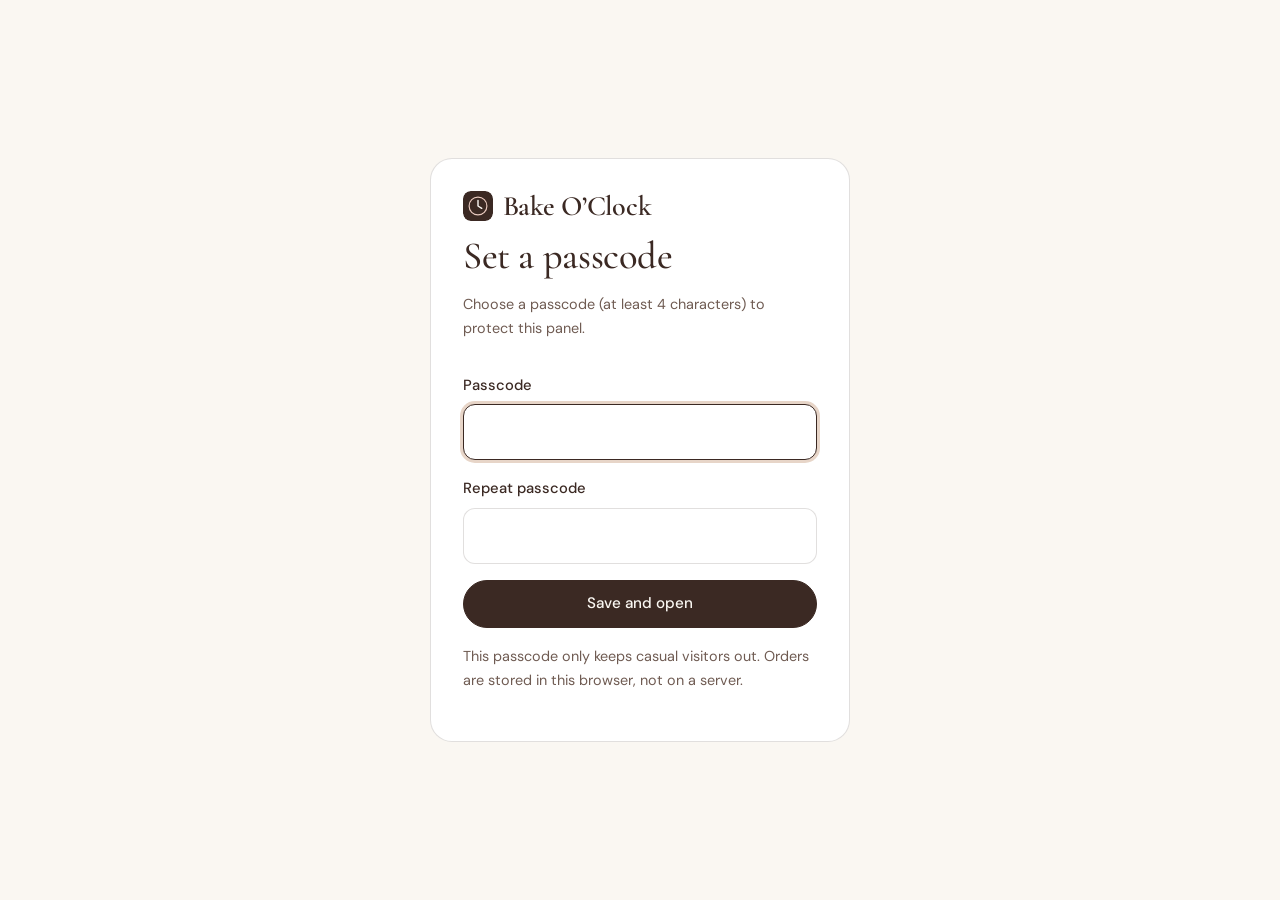
<file: admin.html>
<!doctype html>
<html lang="en">
  <head>
    <meta charset="utf-8" />
    <meta name="viewport" content="width=device-width,initial-scale=1" />
    <meta name="robots" content="noindex,nofollow" />
    <title>Orders | Bake O’Clock Admin</title>
    <link rel="icon" href="assets/icons/favicon.svg" type="image/svg+xml" />
    <link rel="preconnect" href="https://fonts.googleapis.com" />
    <link rel="preconnect" href="https://fonts.gstatic.com" crossorigin />
    <link href="https://fonts.googleapis.com/css2?family=Cormorant+Garamond:wght@500;600&family=DM+Sans:wght@400;500;600&display=swap" rel="stylesheet" />
    <link rel="stylesheet" href="css/style.css" />
    <link rel="stylesheet" href="css/admin.css" />
  </head>
  <body class="adm">
    <section id="login" class="login" hidden>
      <form id="login-form" class="card" novalidate>
        <p class="logo"><img src="assets/icons/favicon.svg" width="30" height="30" alt="" />Bake O’Clock</p>
        <h1 id="login-title">Owner login</h1>
        <p class="fine" id="login-hint"></p>
        <div class="field"><label for="pw">Passcode</label><input id="pw" type="password" autocomplete="current-password" /></div>
        <div class="field" id="pw2-wrap" hidden><label for="pw2">Repeat passcode</label><input id="pw2" type="password" autocomplete="new-password" /></div>
        <span class="err" id="login-err" role="alert"></span>
        <button class="btn btn-primary" type="submit" id="login-btn">Open admin</button>
        <p class="fine">This passcode only keeps casual visitors out. Orders are stored in this browser, not on a server.</p>
        <button class="linkbtn" type="button" id="forgot">Forgot passcode?</button>
      </form>
    </section>

    <div id="app" hidden>
      <header class="a-head">
        <div class="wrap a-bar">
          <p class="logo"><img src="assets/icons/favicon.svg" width="28" height="28" alt="" />Orders</p>
          <div class="a-tools">
            <button class="btn btn-primary btn-sm" id="b-import" type="button">Import order</button>
            <button class="btn btn-ghost btn-sm" id="b-export" type="button">Backup</button>
            <button class="btn btn-ghost btn-sm" id="b-restore" type="button">Restore</button>
            <a class="btn btn-ghost btn-sm" href="index.html">View site</a>
            <button class="btn btn-ghost btn-sm" id="b-lock" type="button">Lock</button>
            <input type="file" id="restore-file" accept="application/json" hidden />
          </div>
        </div>
      </header>
      <main class="wrap a-main">
        <div id="stats" class="stats"></div>
        <p class="notice">Orders placed in <strong>this browser</strong> appear here instantly. Orders from customers’ phones arrive on WhatsApp: copy the whole message and use <strong>Import order</strong>.</p>
        <div class="a-filter">
          <input id="q" type="search" placeholder="Search name, number, order ID…" aria-label="Search orders" />
          <div id="chips" class="filters" role="group" aria-label="Filter by status"></div>
        </div>
        <div id="list" class="o-list"></div>
      </main>
    </div>

    <dialog id="dlg" class="sheet wide" aria-labelledby="dlg-t"><div id="dlg-body"></div></dialog>
    <dialog id="imp" class="sheet" aria-labelledby="imp-t">
      <div class="sheet-head"><h2 id="imp-t">Import order</h2><button class="icon-btn" type="button" data-close aria-label="Close">×</button></div>
      <p class="fine">Paste the full WhatsApp order message (or just the line starting <code>BOC1.</code>). You can paste several at once.</p>
      <textarea id="imp-text" rows="6" aria-label="Order message"></textarea>
      <span class="err" id="imp-err" role="alert"></span>
      <div class="actions"><button class="btn btn-primary" id="imp-go" type="button">Add to orders</button></div>
    </dialog>
    <div id="toast" class="toast" role="status" aria-live="polite" hidden></div>
    <script src="js/orders.js"></script>
    <script src="js/admin.js"></script>
  </body>
</html>
</file>
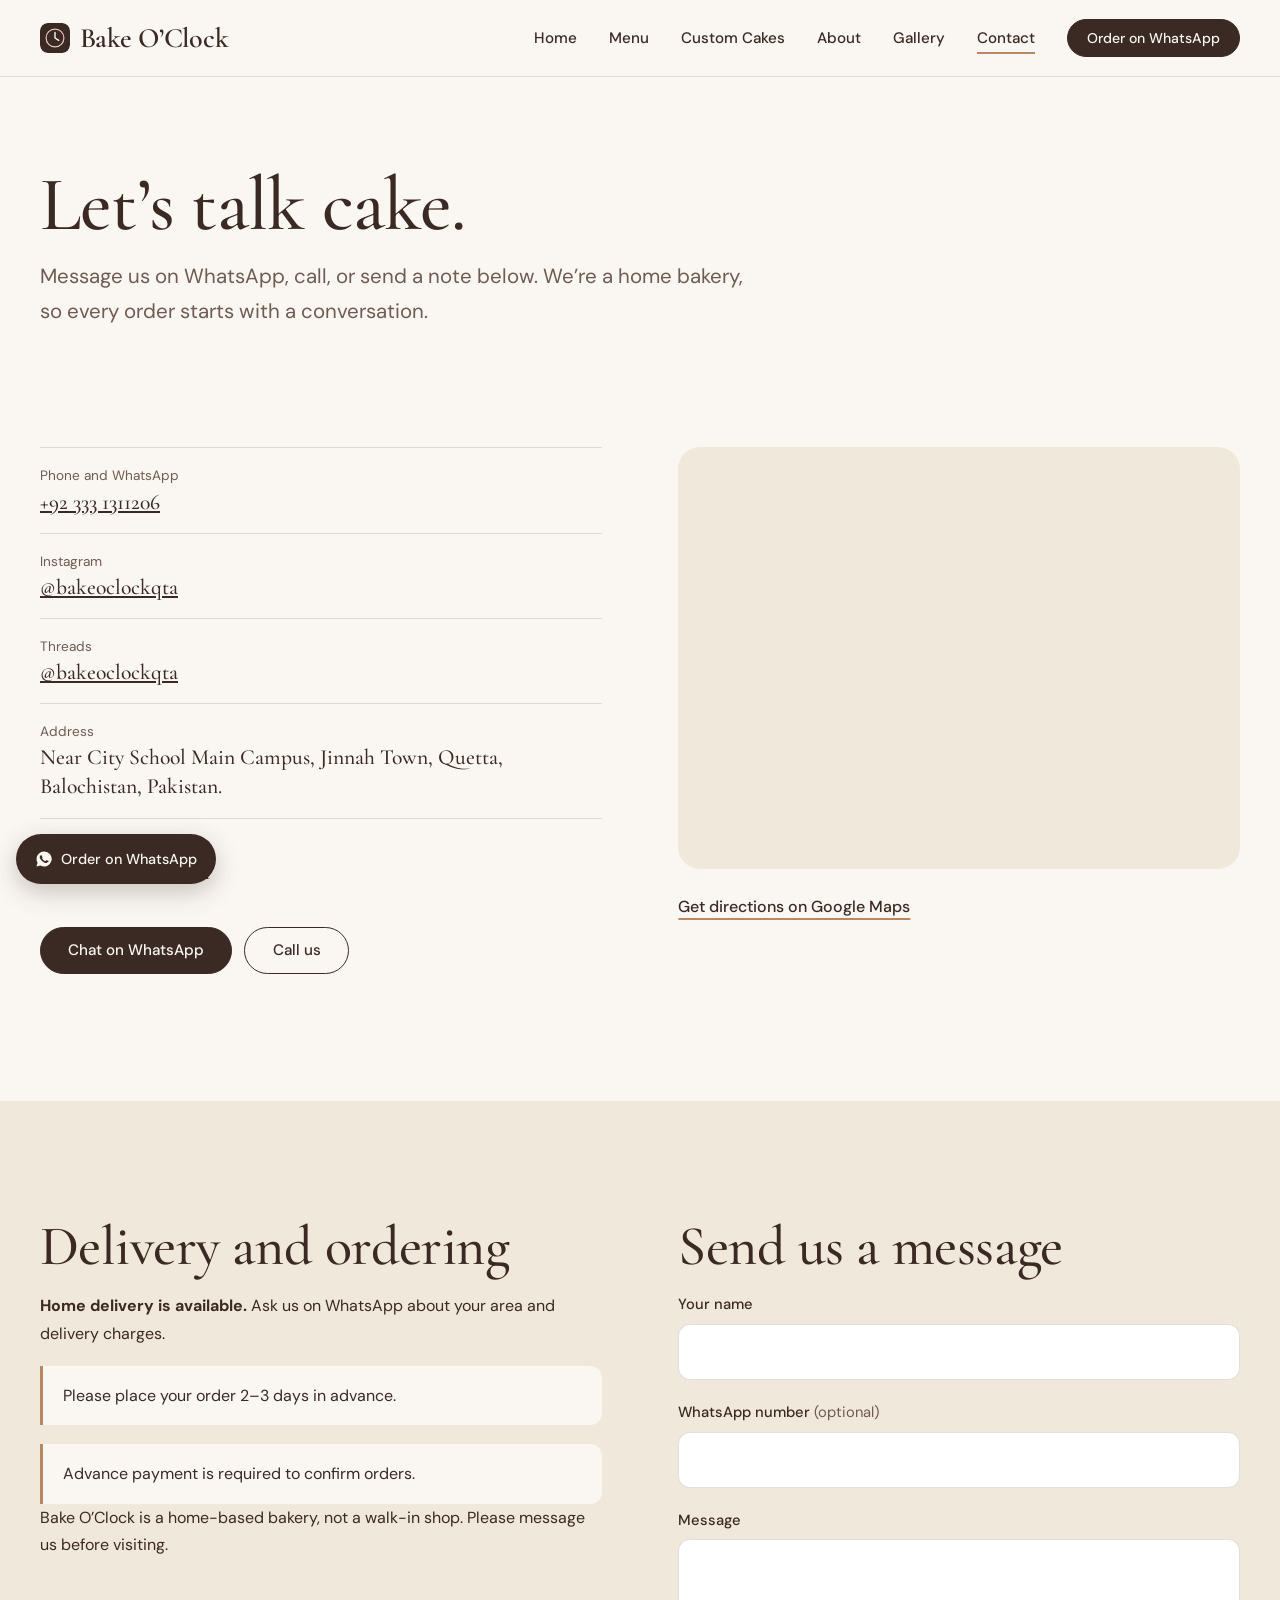
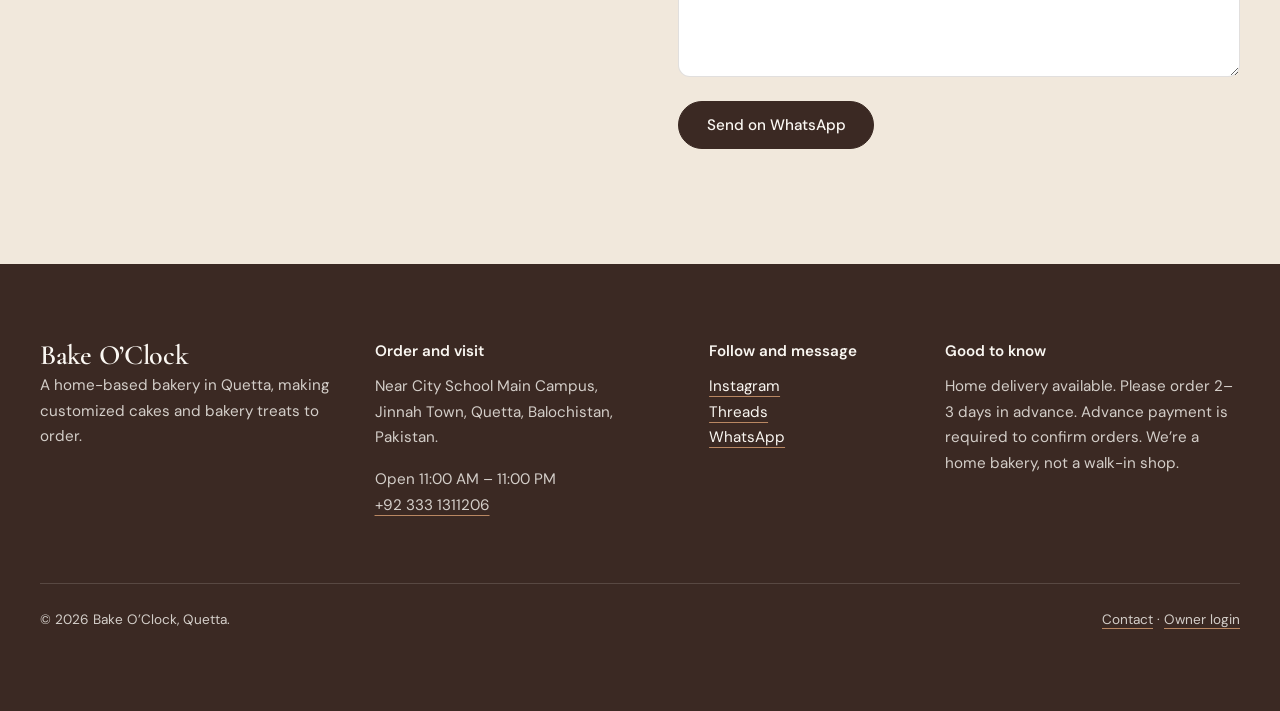
<file: contact.html>
<!doctype html>
<html lang="en">
<head>
<meta charset="utf-8">
<meta name="viewport" content="width=device-width,initial-scale=1">
<title>Contact | Bake O’Clock Quetta</title>
<meta name="description" content="Contact Bake O’Clock, a home bakery near City School Main Campus, Jinnah Town, Quetta. WhatsApp +92 333 1311206. Open 11 AM – 11 PM.">
<meta property="og:site_name" content="Bake O’Clock">
<meta property="og:type" content="website">
<meta property="og:title" content="Contact | Bake O’Clock Quetta">
<meta property="og:description" content="Contact Bake O’Clock, a home bakery near City School Main Campus, Jinnah Town, Quetta. WhatsApp +92 333 1311206. Open 11 AM – 11 PM.">
<meta name="theme-color" content="#FAF7F2">
<link rel="icon" href="assets/icons/favicon.svg" type="image/svg+xml">
<link rel="preconnect" href="https://fonts.googleapis.com">
<link rel="preconnect" href="https://fonts.gstatic.com" crossorigin>
<link href="https://fonts.googleapis.com/css2?family=Cormorant+Garamond:ital,wght@0,400;0,500;0,600;1,400;1,500&family=DM+Sans:wght@400;500;600&display=swap" rel="stylesheet">
<link rel="stylesheet" href="css/style.css">
<link rel="stylesheet" href="css/responsive.css">
<script>document.documentElement.classList.add('js')</script>
</head>
<body data-page="contact">
<a class="skip" href="#main">Skip to content</a>
<header class="site-header"><div class="wrap bar">
<a class="logo" href="index.html" aria-label="Bake O’Clock, home"><img src="assets/icons/favicon.svg" width="30" height="30" alt="">Bake O’Clock</a>
<nav id="nav" class="nav" aria-label="Main"><ul><li><a href="index.html">Home</a></li><li><a href="menu.html">Menu</a></li><li><a href="custom-cake.html">Custom Cakes</a></li><li><a href="about.html">About</a></li><li><a href="gallery.html">Gallery</a></li><li><a href="contact.html" aria-current="page">Contact</a></li><li class="only-m"><a href="https://wa.me/923331311206" data-wa="Hello Bake O’Clock! I’d like to place an order.">Order on WhatsApp</a></li></ul></nav>
<a class="btn btn-primary btn-sm nav-cta" href="https://wa.me/923331311206" data-wa="Hello Bake O’Clock! I’d like to place an order.">Order on WhatsApp</a>
<button class="burger" type="button" aria-expanded="false" aria-controls="nav" aria-label="Open menu"><span></span><span></span></button>
</div></header>
<main id="main">
<section class="page-hero"><div class="wrap">
<h1>Let’s talk cake.</h1>
<p class="lead">Message us on WhatsApp, call, or send a note below. We’re a home bakery, so every order starts with a conversation.</p>
</div></section>
<section class="section tight"><div class="wrap contact-grid">
<div>
<dl class="details">
<div><dt>Phone and WhatsApp</dt><dd><a href="tel:+923331311206">+92 333 1311206</a></dd></div>
<div><dt>Instagram</dt><dd><a href="https://instagram.com/bakeoclockqta" target="_blank" rel="noopener">@bakeoclockqta</a></dd></div>
<div><dt>Threads</dt><dd><a href="https://www.threads.com/@bakeoclockqta" target="_blank" rel="noopener">@bakeoclockqta</a></dd></div>
<div><dt>Address</dt><dd>Near City School Main Campus, Jinnah Town, Quetta, Balochistan, Pakistan.</dd></div>
<div><dt>Opening hours</dt><dd>11:00 AM – 11:00 PM</dd></div>
</dl>
<div class="actions"><a class="btn btn-primary" href="https://wa.me/923331311206" data-wa="Hello Bake O’Clock!" target="_blank" rel="noopener">Chat on WhatsApp</a><a class="btn btn-ghost" href="tel:+923331311206">Call us</a></div>
</div>
<div class="map"><iframe title="Map of the area near City School Main Campus, Jinnah Town, Quetta" src="https://www.google.com/maps?q=City+School+Main+Campus+Jinnah+Town+Quetta&output=embed" loading="lazy" referrerpolicy="no-referrer-when-downgrade"></iframe>
<a class="link" href="https://www.google.com/maps/search/?api=1&query=City+School+Main+Campus+Jinnah+Town+Quetta" target="_blank" rel="noopener">Get directions on Google Maps</a></div>
</div></section>

<section class="section cream"><div class="wrap contact-grid">
<div>
<h2>Delivery and ordering</h2>
<p><strong>Home delivery is available.</strong> Ask us on WhatsApp about your area and delivery charges.</p>
<p class="notice">Please place your order 2–3 days in advance.</p>
<p class="notice">Advance payment is required to confirm orders.</p>
<p>Bake O’Clock is a home-based bakery, not a walk-in shop. Please message us before visiting.</p>
</div>
<div>
<h2>Send us a message</h2>
<form id="contact-form" data-contact novalidate><div class="fgrid">
<div class="field full"><label for="c-name">Your name</label><input id="c-name" name="c-name" type="text" required autocomplete="name" aria-describedby="c-name-err"><span class="err" id="c-name-err"></span></div><div class="field full"><label for="c-whatsapp">WhatsApp number <span class="opt">(optional)</span></label><input id="c-whatsapp" name="c-whatsapp" type="tel" data-v="phone" autocomplete="tel" inputmode="tel" aria-describedby="c-whatsapp-err"><span class="err" id="c-whatsapp-err"></span></div><div class="field full"><label for="c-message">Message</label><textarea id="c-message" name="c-message" rows="4" required  aria-describedby="c-message-err"></textarea><span class="err" id="c-message-err"></span></div>
</div>
<button class="btn btn-primary" type="submit">Send on WhatsApp</button>
</form>
<div id="contact-status" class="status" role="status" tabindex="-1" hidden></div>
</div>
</div></section>
</main>

<footer class="site-footer"><div class="wrap foot-grid">
<div><p class="logo">Bake O’Clock</p><p>A home-based bakery in Quetta, making customized cakes and bakery treats to order.</p></div>
<div><h3>Order and visit</h3><p>Near City School Main Campus,<br>Jinnah Town, Quetta, Balochistan, Pakistan.</p><p>Open 11:00 AM – 11:00 PM<br><a href="tel:+923331311206">+92 333 1311206</a></p></div>
<div><h3>Follow and message</h3><ul class="plain"><li><a href="https://instagram.com/bakeoclockqta" target="_blank" rel="noopener">Instagram</a></li><li><a href="https://www.threads.com/@bakeoclockqta" target="_blank" rel="noopener">Threads</a></li><li><a href="https://wa.me/923331311206" data-wa="Hello Bake O’Clock!" target="_blank" rel="noopener">WhatsApp</a></li></ul></div>
<div><h3>Good to know</h3><p>Home delivery available. Please order 2–3 days in advance. Advance payment is required to confirm orders. We’re a home bakery, not a walk-in shop.</p></div>
</div>
<div class="wrap foot-base"><p>© <span id="yr">2026</span> Bake O’Clock, Quetta.</p><p><a href="contact.html">Contact</a> · <a href="admin.html" rel="nofollow">Owner login</a></p></div></footer>
<a class="wa-float" href="https://wa.me/923331311206" data-wa="Hello Bake O’Clock! I’d like to place an order." target="_blank" rel="noopener"><svg width="18" height="18" viewBox="0 0 24 24" fill="currentColor" aria-hidden="true"><path d="M12 2a10 10 0 0 0-8.6 15L2 22l5.2-1.4A10 10 0 1 0 12 2zm5.2 14.1c-.2.6-1.300 1.200-1.800 1.200-.5.100-1 .200-3.300-.700-2.800-1.100-4.600-4-4.700-4.200-.1-.2-1.100-1.500-1.100-2.800s.7-2 1-2.300c.2-.3.500-.3.700-.3h.5c.2 0 .4 0 .6.500l.8 1.900c.1.200.1.400 0 .500l-.4.600c-.1.200-.3.300-.1.600.2.300.8 1.300 1.700 2.100 1.200 1 2.100 1.300 2.400 1.500.3.100.5.100.6-.1l.8-1c.2-.3.400-.2.700-.1l1.800.9c.3.100.5.200.5.300.1.200.1.800-.1 1.400z"/></svg>Order on WhatsApp</a>
<button class="to-top" type="button" aria-label="Back to top" hidden><svg width="18" height="18" viewBox="0 0 24 24" fill="none" stroke="currentColor" stroke-width="2" stroke-linecap="round" stroke-linejoin="round" aria-hidden="true"><path d="M12 19V5M5 12l7-7 7 7"/></svg></button>
<script src="js/main.js" defer></script>
</body>
</html>
</file>
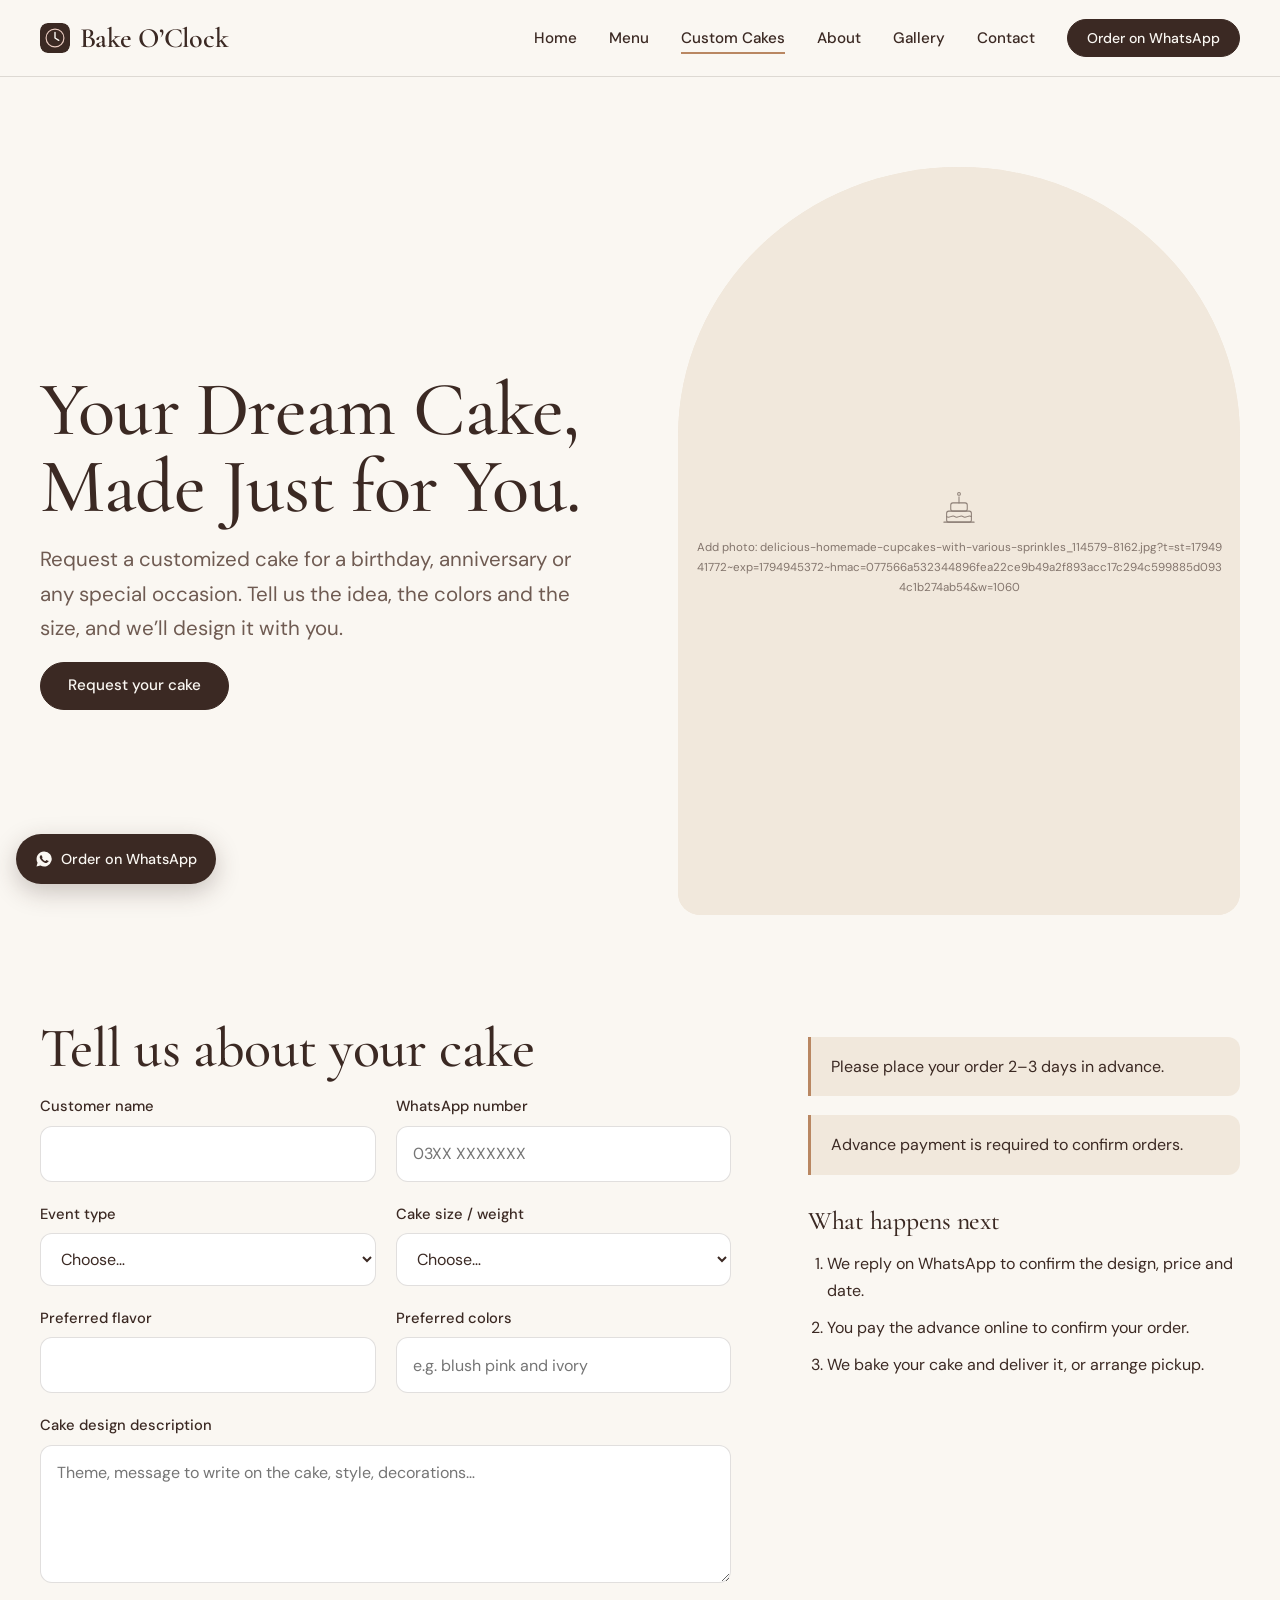
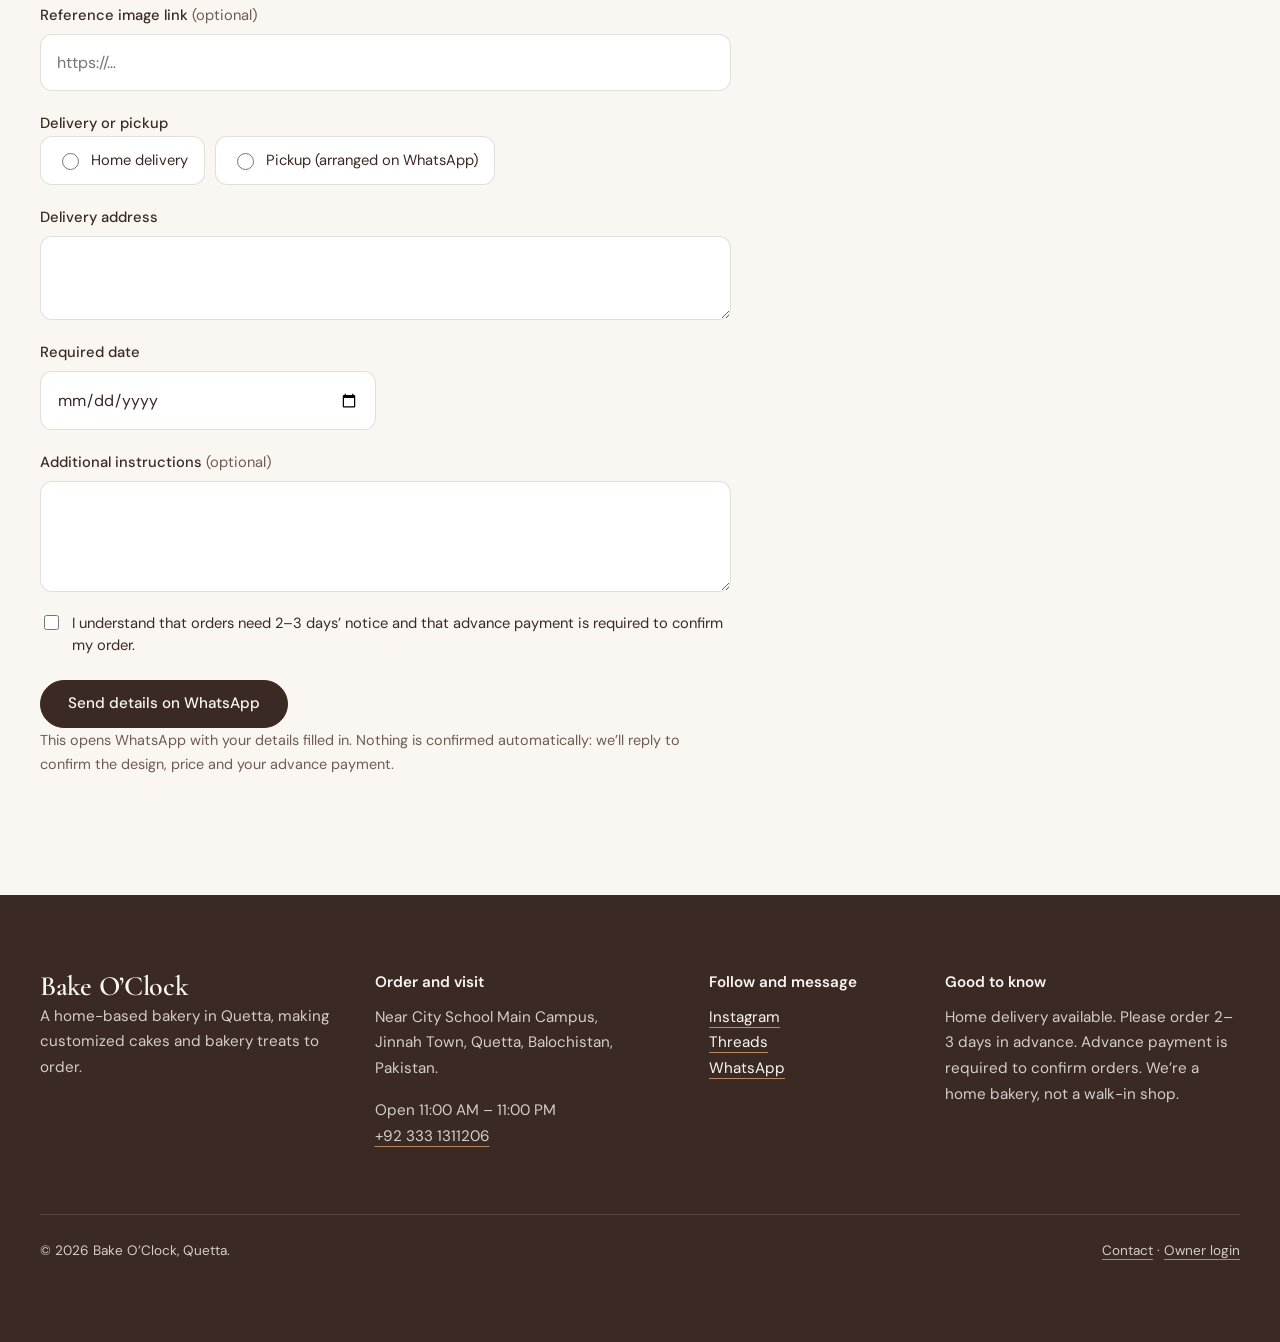
<file: custom-cake.html>
<!doctype html>
<html lang="en">
  <head>
    <meta charset="utf-8" />
    <meta name="viewport" content="width=device-width,initial-scale=1" />
    <title>Custom Cakes | Bake O’Clock Quetta</title>
    <meta
      name="description"
      content="Request a customized birthday, anniversary or celebration cake from Bake O’Clock, a home bakery in Quetta. Send your design details on WhatsApp."
    />
    <meta property="og:site_name" content="Bake O’Clock" />
    <meta property="og:type" content="website" />
    <meta property="og:title" content="Custom Cakes | Bake O’Clock Quetta" />
    <meta
      property="og:description"
      content="Request a customized birthday, anniversary or celebration cake from Bake O’Clock, a home bakery in Quetta. Send your design details on WhatsApp."
    />
    <meta name="theme-color" content="#FAF7F2" />
    <link rel="icon" href="assets/icons/favicon.svg" type="image/svg+xml" />
    <link rel="preconnect" href="https://fonts.googleapis.com" />
    <link rel="preconnect" href="https://fonts.gstatic.com" crossorigin />
    <link
      href="https://fonts.googleapis.com/css2?family=Cormorant+Garamond:ital,wght@0,400;0,500;0,600;1,400;1,500&family=DM+Sans:wght@400;500;600&display=swap"
      rel="stylesheet"
    />
    <link rel="stylesheet" href="css/style.css" />
    <link rel="stylesheet" href="css/responsive.css" />
    <script>
      document.documentElement.classList.add("js");
    </script>
  </head>
  <body data-page="custom-cake">
    <a class="skip" href="#main">Skip to content</a>
    <header class="site-header">
      <div class="wrap bar">
        <a class="logo" href="index.html" aria-label="Bake O’Clock, home"
          ><img
            src="assets/icons/favicon.svg"
            width="30"
            height="30"
            alt=""
          />Bake O’Clock</a
        >
        <nav id="nav" class="nav" aria-label="Main">
          <ul>
            <li><a href="index.html">Home</a></li>
            <li><a href="menu.html">Menu</a></li>
            <li>
              <a href="custom-cake.html" aria-current="page">Custom Cakes</a>
            </li>
            <li><a href="about.html">About</a></li>
            <li><a href="gallery.html">Gallery</a></li>
            <li><a href="contact.html">Contact</a></li>
            <li class="only-m">
              <a
                href="https://wa.me/923331311206"
                data-wa="Hello Bake O’Clock! I’d like to place an order."
                >Order on WhatsApp</a
              >
            </li>
          </ul>
        </nav>
        <a
          class="btn btn-primary btn-sm nav-cta"
          href="https://wa.me/923331311206"
          data-wa="Hello Bake O’Clock! I’d like to place an order."
          >Order on WhatsApp</a
        >
        <button
          class="burger"
          type="button"
          aria-expanded="false"
          aria-controls="nav"
          aria-label="Open menu"
        >
          <span></span><span></span>
        </button>
      </div>
    </header>
    <main id="main">
      <section class="page-hero cc-hero">
        <div class="wrap split">
          <div>
            <h1>Your Dream Cake, Made Just for You.</h1>
            <p class="lead">
              Request a customized cake for a birthday, anniversary or any
              special occasion. Tell us the idea, the colors and the size, and
              we’ll design it with you.
            </p>
            <a class="btn btn-primary" href="#order">Request your cake</a>
          </div>
          <div>
            <figure class="frame arch">
              <img
                src="https://img.magnific.com/free-photo/delicious-homemade-cupcakes-with-various-sprinkles_114579-8162.jpg?t=st=1794941772~exp=1794945372~hmac=077566a532344896fea22ce9b49a2f893acc17c294c599885d0934c1b274ab54&w=1060"
                alt="A beautifully decorated customized cake"
                fetchpriority="high"
                decoding="async"
              />
            </figure>
          </div>
        </div>
      </section>

      <section class="section tight" id="order">
        <div class="wrap cc-layout">
          <div>
            <h2>Tell us about your cake</h2>
            <form id="cake-form" novalidate>
              <div class="fgrid">
                <div class="field">
                  <label for="name">Customer name</label
                  ><input
                    id="name"
                    name="name"
                    type="text"
                    required
                    autocomplete="name"
                    aria-describedby="name-err"
                  /><span class="err" id="name-err"></span>
                </div>
                <div class="field">
                  <label for="whatsapp">WhatsApp number</label
                  ><input
                    id="whatsapp"
                    name="whatsapp"
                    type="tel"
                    required
                    data-v="phone"
                    autocomplete="tel"
                    inputmode="tel"
                    placeholder="03XX XXXXXXX"
                    aria-describedby="whatsapp-err"
                  /><span class="err" id="whatsapp-err"></span>
                </div>
                <div class="field">
                  <label for="event">Event type</label
                  ><select
                    id="event"
                    name="event"
                    required
                    aria-describedby="event-err"
                  >
                    <option value="">Choose…</option>
                    <option>Birthday</option>
                    <option>Anniversary</option>
                    <option>Engagement or wedding</option>
                    <option>Baby shower</option>
                    <option>Graduation or achievement</option>
                    <option>Other</option></select
                  ><span class="err" id="event-err"></span>
                </div>
                <div class="field">
                  <label for="size">Cake size / weight</label
                  ><select
                    id="size"
                    name="size"
                    required
                    aria-describedby="size-err"
                  >
                    <option value="">Choose…</option>
                    <option>1 lb</option>
                    <option>2 lb</option>
                    <option>3 lb</option>
                    <option>4 lb</option>
                    <option>5 lb or more</option>
                    <option>Not sure, please advise</option></select
                  ><span class="err" id="size-err"></span>
                </div>
                <div class="field">
                  <label for="flavor">Preferred flavor</label
                  ><input
                    id="flavor"
                    name="flavor"
                    type="text"
                    required
                    list="flavors"
                    aria-describedby="flavor-err"
                  /><datalist id="flavors">
                    <option value="Chocolate"></option>
                    <option value="Vanilla"></option>
                    <option value="Strawberry"></option>
                    <option value="Red velvet"></option></datalist
                  ><span class="err" id="flavor-err"></span>
                </div>
                <div class="field">
                  <label for="colors">Preferred colors</label
                  ><input
                    id="colors"
                    name="colors"
                    type="text"
                    required
                    placeholder="e.g. blush pink and ivory"
                    aria-describedby="colors-err"
                  /><span class="err" id="colors-err"></span>
                </div>
                <div class="field full">
                  <label for="design">Cake design description</label
                  ><textarea
                    id="design"
                    name="design"
                    rows="4"
                    required
                    placeholder="Theme, message to write on the cake, style, decorations…"
                    aria-describedby="design-err"
                  ></textarea
                  ><span class="err" id="design-err"></span>
                </div>
                <div class="field full">
                  <label for="ref"
                    >Reference image link
                    <span class="opt">(optional)</span></label
                  ><input
                    id="ref"
                    name="ref"
                    type="url"
                    data-v="url"
                    placeholder="https://…"
                    aria-describedby="ref-err"
                  /><span class="err" id="ref-err"></span>
                </div>
                <fieldset class="field full method">
                  <legend>Delivery or pickup</legend>
                  <div class="opts">
                    <label
                      ><input
                        type="radio"
                        name="method"
                        value="Home delivery"
                        required
                      />
                      Home delivery</label
                    ><label
                      ><input type="radio" name="method" value="Pickup" />
                      Pickup (arranged on WhatsApp)</label
                    >
                  </div>
                  <span class="err" id="method-err"></span>
                </fieldset>
                <div class="field full addr" hidden>
                  <label for="address">Delivery address</label
                  ><textarea
                    id="address"
                    name="address"
                    rows="2"
                    aria-describedby="address-err"
                  ></textarea
                  ><span class="err" id="address-err"></span>
                </div>
                <div class="field">
                  <label for="date">Required date</label
                  ><input
                    id="date"
                    name="date"
                    type="date"
                    required
                    data-v="date"
                    data-min2
                    aria-describedby="date-err"
                  /><span class="err" id="date-err"></span>
                </div>
                <div class="field full">
                  <label for="notes"
                    >Additional instructions
                    <span class="opt">(optional)</span></label
                  ><textarea
                    id="notes"
                    name="notes"
                    rows="3"
                    aria-describedby="notes-err"
                  ></textarea
                  ><span class="err" id="notes-err"></span>
                </div>
                <div class="field full agree">
                  <label class="check"
                    ><input
                      type="checkbox"
                      id="agree"
                      name="agree"
                      required
                      aria-describedby="agree-err"
                    />
                    I understand that orders need 2–3 days’ notice and that
                    advance payment is required to confirm my order.</label
                  ><span class="err" id="agree-err"></span>
                </div>
              </div>
              <button class="btn btn-primary" type="submit">
                Send details on WhatsApp
              </button>
              <p class="fine">
                This opens WhatsApp with your details filled in. Nothing is
                confirmed automatically: we’ll reply to confirm the design,
                price and your advance payment.
              </p>
            </form>
            <div
              id="cake-status"
              class="status"
              role="status"
              tabindex="-1"
              hidden
            ></div>
          </div>
          <aside class="cc-aside">
            <p class="notice">Please place your order 2–3 days in advance.</p>
            <p class="notice">Advance payment is required to confirm orders.</p>
            <h3>What happens next</h3>
            <ol class="mini-steps">
              <li>
                We reply on WhatsApp to confirm the design, price and date.
              </li>
              <li>You pay the advance online to confirm your order.</li>
              <li>We bake your cake and deliver it, or arrange pickup.</li>
            </ol>
          </aside>
        </div>
      </section>
    </main>

    <footer class="site-footer">
      <div class="wrap foot-grid">
        <div>
          <p class="logo">Bake O’Clock</p>
          <p>
            A home-based bakery in Quetta, making customized cakes and bakery
            treats to order.
          </p>
        </div>
        <div>
          <h3>Order and visit</h3>
          <p>
            Near City School Main Campus,<br />Jinnah Town, Quetta, Balochistan,
            Pakistan.
          </p>
          <p>
            Open 11:00 AM – 11:00 PM<br /><a href="tel:+923331311206"
              >+92 333 1311206</a
            >
          </p>
        </div>
        <div>
          <h3>Follow and message</h3>
          <ul class="plain">
            <li>
              <a
                href="https://instagram.com/bakeoclockqta"
                target="_blank"
                rel="noopener"
                >Instagram</a
              >
            </li>
            <li>
              <a
                href="https://www.threads.com/@bakeoclockqta"
                target="_blank"
                rel="noopener"
                >Threads</a
              >
            </li>
            <li>
              <a
                href="https://wa.me/923331311206"
                data-wa="Hello Bake O’Clock!"
                target="_blank"
                rel="noopener"
                >WhatsApp</a
              >
            </li>
          </ul>
        </div>
        <div>
          <h3>Good to know</h3>
          <p>
            Home delivery available. Please order 2–3 days in advance. Advance
            payment is required to confirm orders. We’re a home bakery, not a
            walk-in shop.
          </p>
        </div>
      </div>
      <div class="wrap foot-base">
        <p>© <span id="yr">2026</span> Bake O’Clock, Quetta.</p>
        <p><a href="contact.html">Contact</a> · <a href="admin.html" rel="nofollow">Owner login</a></p>
      </div>
    </footer>
    <a
      class="wa-float"
      href="https://wa.me/923331311206"
      data-wa="Hello Bake O’Clock! I’d like to place an order."
      target="_blank"
      rel="noopener"
      ><svg
        width="18"
        height="18"
        viewBox="0 0 24 24"
        fill="currentColor"
        aria-hidden="true"
      >
        <path
          d="M12 2a10 10 0 0 0-8.6 15L2 22l5.2-1.4A10 10 0 1 0 12 2zm5.2 14.1c-.2.6-1.300 1.200-1.800 1.200-.5.100-1 .200-3.300-.700-2.800-1.100-4.600-4-4.700-4.200-.1-.2-1.100-1.500-1.100-2.800s.7-2 1-2.300c.2-.3.500-.3.700-.3h.5c.2 0 .4 0 .6.500l.8 1.900c.1.200.1.400 0 .500l-.4.600c-.1.200-.3.300-.1.600.2.300.8 1.300 1.700 2.100 1.200 1 2.100 1.300 2.400 1.500.3.100.5.100.6-.1l.8-1c.2-.3.400-.2.700-.1l1.800.9c.3.100.5.200.5.300.1.200.1.800-.1 1.400z"
        /></svg
      >Order on WhatsApp</a
    >
    <button class="to-top" type="button" aria-label="Back to top" hidden>
      <svg
        width="18"
        height="18"
        viewBox="0 0 24 24"
        fill="none"
        stroke="currentColor"
        stroke-width="2"
        stroke-linecap="round"
        stroke-linejoin="round"
        aria-hidden="true"
      >
        <path d="M12 19V5M5 12l7-7 7 7" />
      </svg>
    </button>
    <script src="js/main.js" defer></script>
    <script src="js/orders.js" defer></script>
    <script src="js/custom-cake.js" defer></script>
  </body>
</html>
</file>
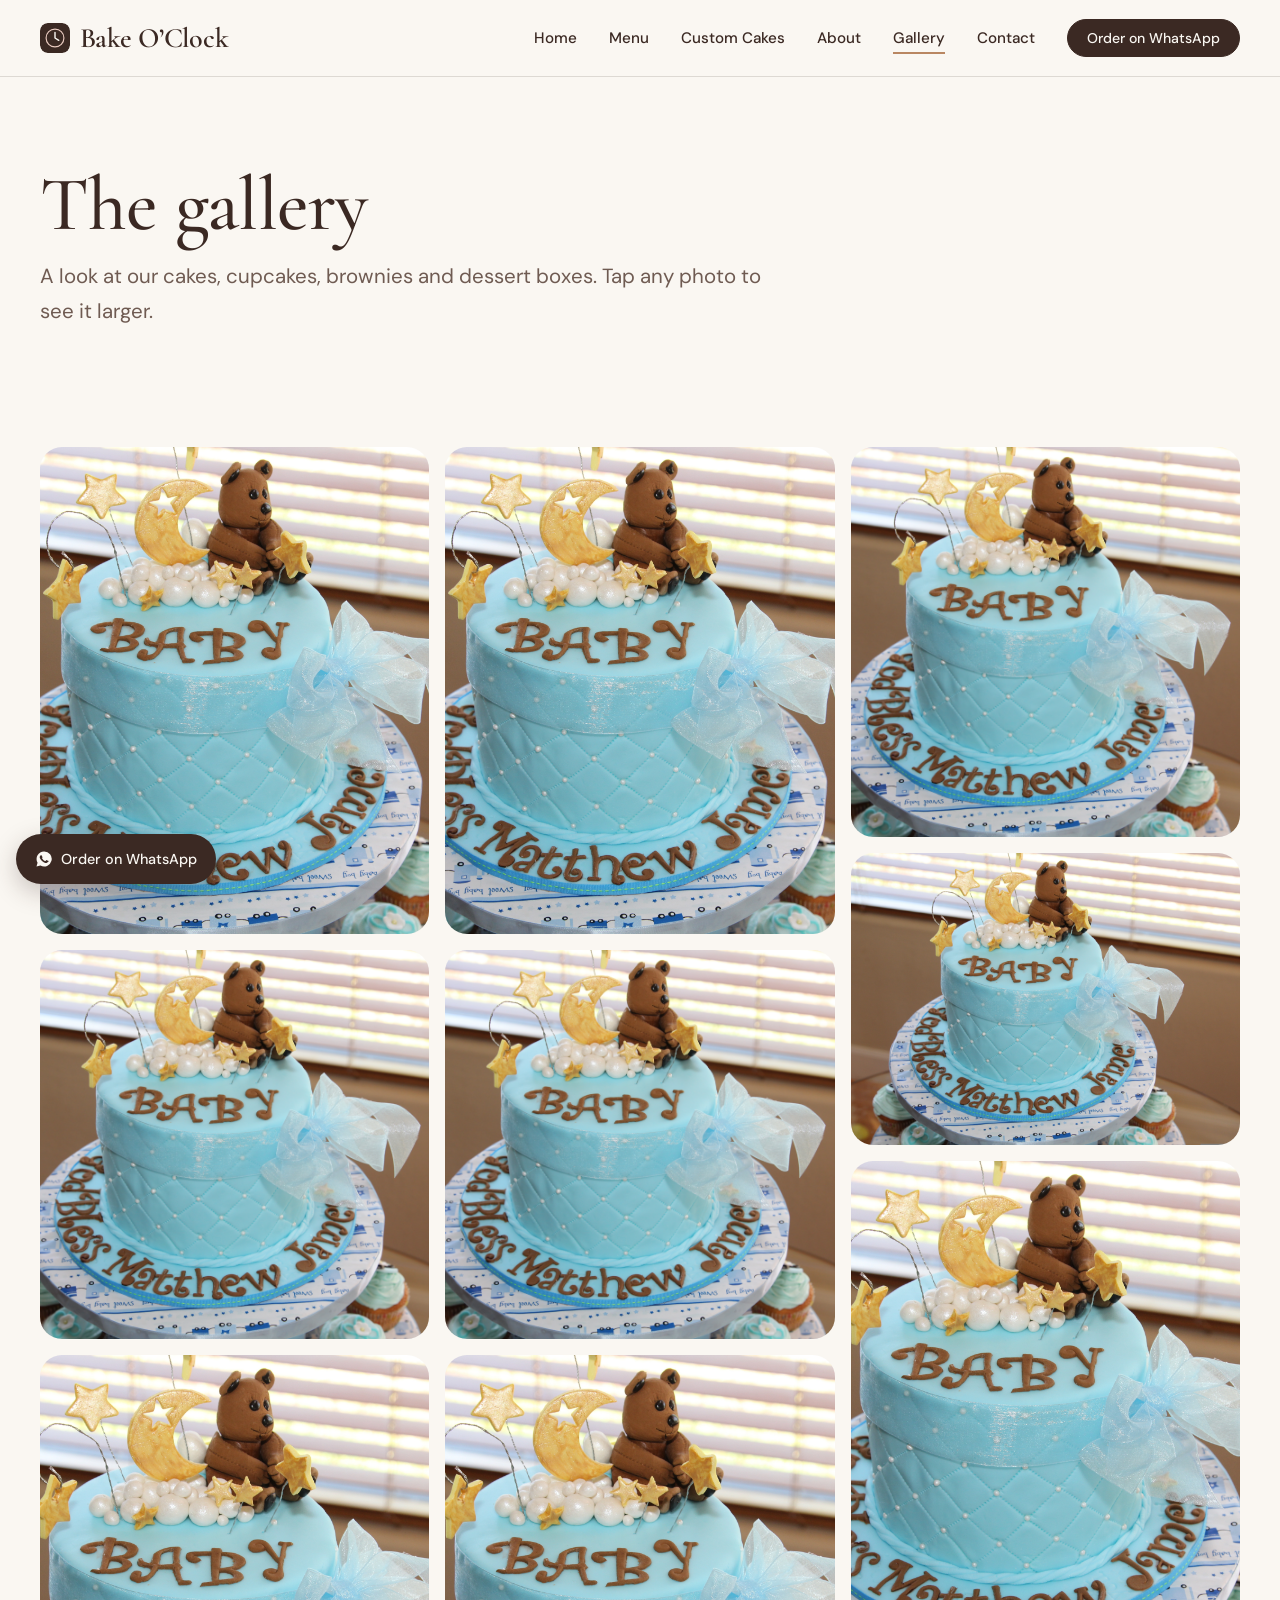
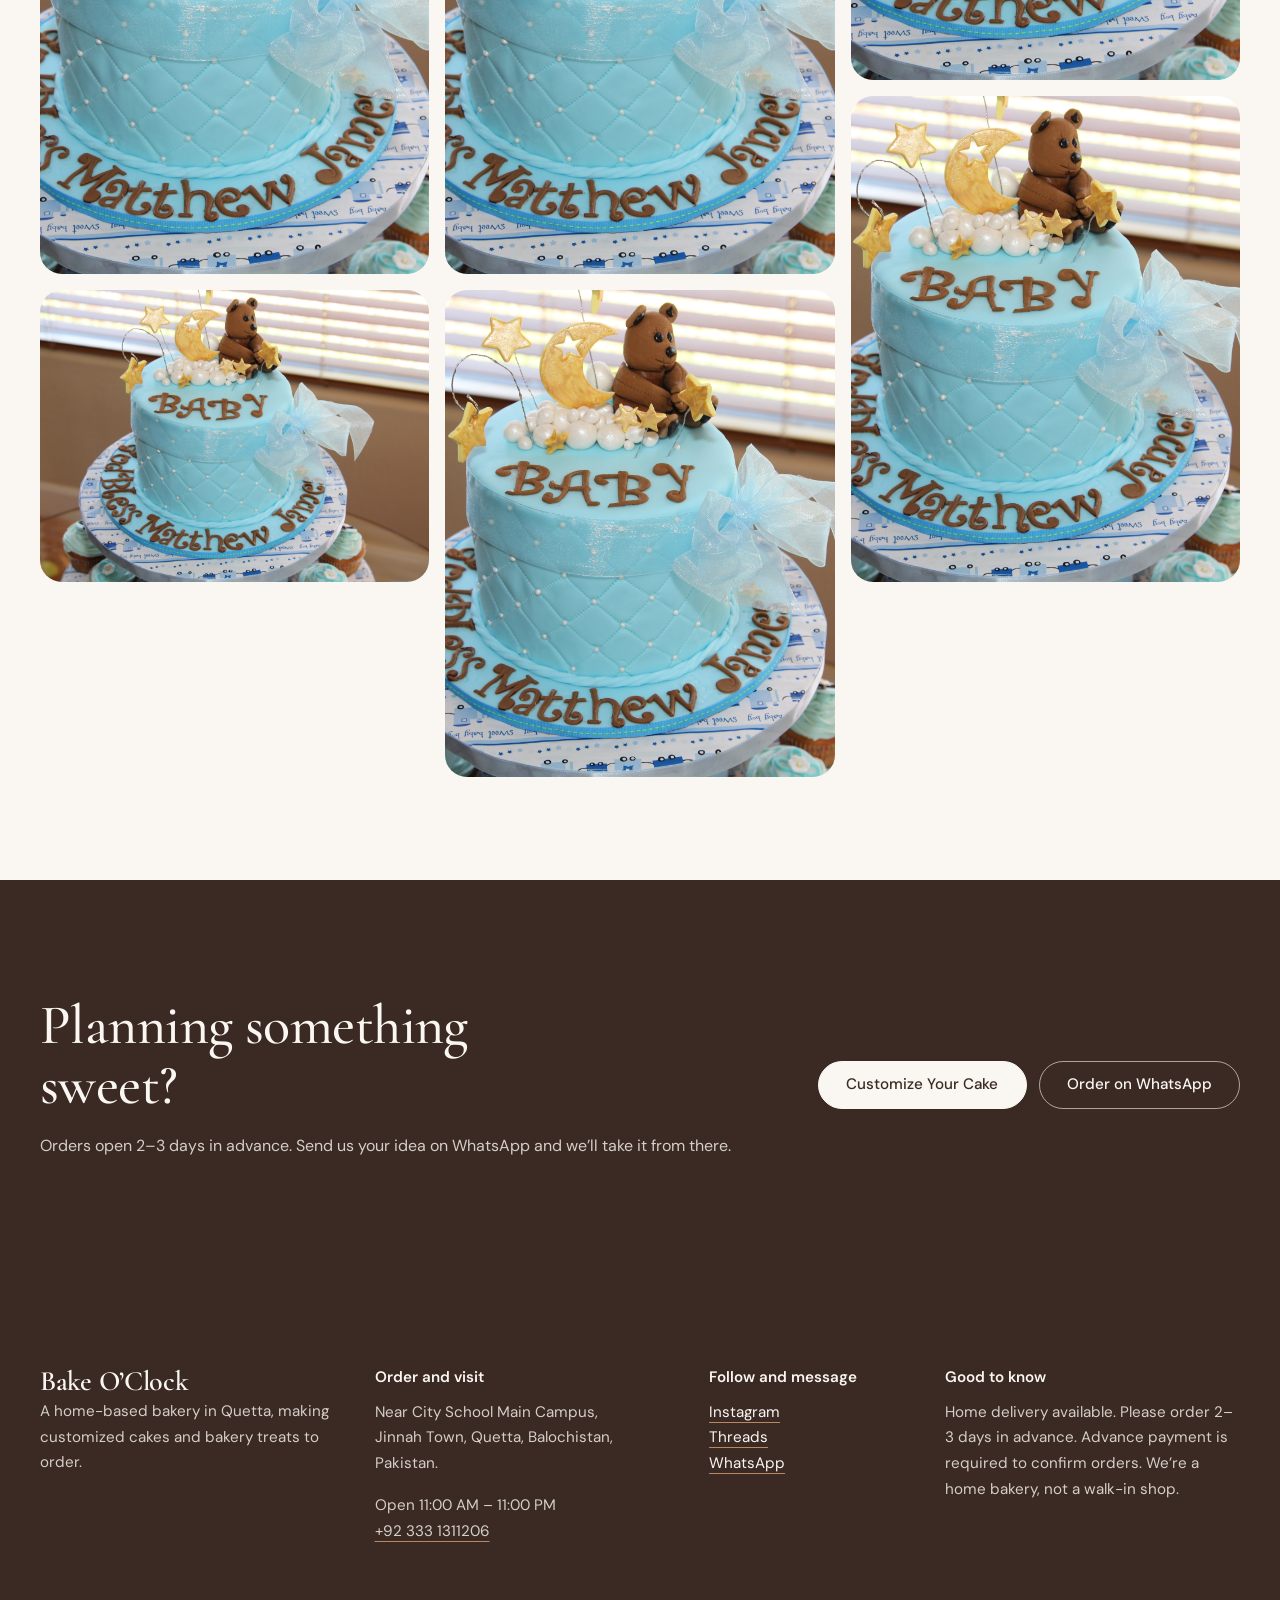
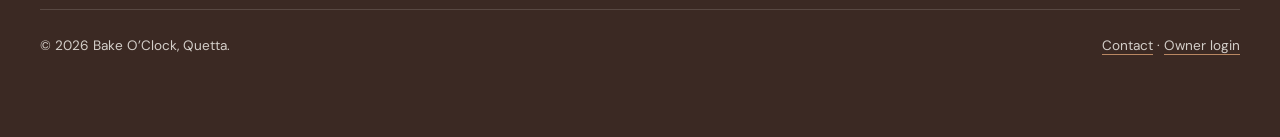
<file: gallery.html>
<!doctype html>
<html lang="en">
  <head>
    <meta charset="utf-8" />
    <meta name="viewport" content="width=device-width,initial-scale=1" />
    <title>Gallery | Bake O’Clock Quetta</title>
    <meta
      name="description"
      content="Browse photos of custom birthday cakes, floral buttercream cakes, cupcakes, brownies and dessert boxes from Bake O’Clock, Quetta."
    />
    <meta property="og:site_name" content="Bake O’Clock" />
    <meta property="og:type" content="website" />
    <meta property="og:title" content="Gallery | Bake O’Clock Quetta" />
    <meta
      property="og:description"
      content="Browse photos of custom birthday cakes, floral buttercream cakes, cupcakes, brownies and dessert boxes from Bake O’Clock, Quetta."
    />
    <meta name="theme-color" content="#FAF7F2" />
    <link rel="icon" href="assets/icons/favicon.svg" type="image/svg+xml" />
    <link rel="preconnect" href="https://fonts.googleapis.com" />
    <link rel="preconnect" href="https://fonts.gstatic.com" crossorigin />
    <link
      href="https://fonts.googleapis.com/css2?family=Cormorant+Garamond:ital,wght@0,400;0,500;0,600;1,400;1,500&family=DM+Sans:wght@400;500;600&display=swap"
      rel="stylesheet"
    />
    <link rel="stylesheet" href="css/style.css" />
    <link rel="stylesheet" href="css/responsive.css" />
    <script>
      document.documentElement.classList.add("js");
    </script>
  </head>
  <body data-page="gallery">
    <a class="skip" href="#main">Skip to content</a>
    <header class="site-header">
      <div class="wrap bar">
        <a class="logo" href="index.html" aria-label="Bake O’Clock, home"
          ><img
            src="assets/icons/favicon.svg"
            width="30"
            height="30"
            alt=""
          />Bake O’Clock</a
        >
        <nav id="nav" class="nav" aria-label="Main">
          <ul>
            <li><a href="index.html">Home</a></li>
            <li><a href="menu.html">Menu</a></li>
            <li><a href="custom-cake.html">Custom Cakes</a></li>
            <li><a href="about.html">About</a></li>
            <li><a href="gallery.html" aria-current="page">Gallery</a></li>
            <li><a href="contact.html">Contact</a></li>
            <li class="only-m">
              <a
                href="https://wa.me/923331311206"
                data-wa="Hello Bake O’Clock! I’d like to place an order."
                >Order on WhatsApp</a
              >
            </li>
          </ul>
        </nav>
        <a
          class="btn btn-primary btn-sm nav-cta"
          href="https://wa.me/923331311206"
          data-wa="Hello Bake O’Clock! I’d like to place an order."
          >Order on WhatsApp</a
        >
        <button
          class="burger"
          type="button"
          aria-expanded="false"
          aria-controls="nav"
          aria-label="Open menu"
        >
          <span></span><span></span>
        </button>
      </div>
    </header>
    <main id="main">
      <section class="page-hero">
        <div class="wrap">
          <h1>The gallery</h1>
          <p class="lead">
            A look at our cakes, cupcakes, brownies and dessert boxes. Tap any
            photo to see it larger.
          </p>
        </div>
      </section>
      <section class="section tight">
        <div class="wrap">
          <div id="masonry" class="masonry"></div>
          <noscript
            ><p class="notice">
              The gallery needs JavaScript. See more on
              <a href="https://instagram.com/bakeoclockqta">Instagram</a>.
            </p></noscript
          >
        </div>
      </section>
      <section class="section dark band">
        <div class="wrap band-in">
          <div>
            <h2>Planning something sweet?</h2>
            <p>
              Orders open 2–3 days in advance. Send us your idea on WhatsApp and
              we’ll take it from there.
            </p>
          </div>
          <div class="actions">
            <a class="btn btn-light" href="custom-cake.html"
              >Customize Your Cake</a
            ><a
              class="btn btn-ghost-light"
              href="https://wa.me/923331311206"
              data-wa="Hello Bake O’Clock! I’d like to place an order."
              >Order on WhatsApp</a
            >
          </div>
        </div>
      </section>
    </main>
    <dialog id="lightbox" class="lb" aria-label="Photo preview">
      <button
        class="lb-btn lb-close"
        id="lb-close"
        type="button"
        aria-label="Close preview"
      >
        ×
      </button>
      <button
        class="lb-btn lb-prev"
        id="lb-prev"
        type="button"
        aria-label="Previous photo"
      >
        ‹
      </button>
      <div class="lb-body">
        <div id="lb-stage" class="lb-stage"></div>
        <p id="lb-cap" class="lb-cap"></p>
      </div>
      <button
        class="lb-btn lb-next"
        id="lb-next"
        type="button"
        aria-label="Next photo"
      >
        ›
      </button>
    </dialog>

    <footer class="site-footer">
      <div class="wrap foot-grid">
        <div>
          <p class="logo">Bake O’Clock</p>
          <p>
            A home-based bakery in Quetta, making customized cakes and bakery
            treats to order.
          </p>
        </div>
        <div>
          <h3>Order and visit</h3>
          <p>
            Near City School Main Campus,<br />Jinnah Town, Quetta, Balochistan,
            Pakistan.
          </p>
          <p>
            Open 11:00 AM – 11:00 PM<br /><a href="tel:+923331311206"
              >+92 333 1311206</a
            >
          </p>
        </div>
        <div>
          <h3>Follow and message</h3>
          <ul class="plain">
            <li>
              <a
                href="https://instagram.com/bakeoclockqta"
                target="_blank"
                rel="noopener"
                >Instagram</a
              >
            </li>
            <li>
              <a
                href="https://www.threads.com/@bakeoclockqta"
                target="_blank"
                rel="noopener"
                >Threads</a
              >
            </li>
            <li>
              <a
                href="https://wa.me/923331311206"
                data-wa="Hello Bake O’Clock!"
                target="_blank"
                rel="noopener"
                >WhatsApp</a
              >
            </li>
          </ul>
        </div>
        <div>
          <h3>Good to know</h3>
          <p>
            Home delivery available. Please order 2–3 days in advance. Advance
            payment is required to confirm orders. We’re a home bakery, not a
            walk-in shop.
          </p>
        </div>
      </div>
      <div class="wrap foot-base">
        <p>© <span id="yr">2026</span> Bake O’Clock, Quetta.</p>
        <p><a href="contact.html">Contact</a> · <a href="admin.html" rel="nofollow">Owner login</a></p>
      </div>
    </footer>
    <a
      class="wa-float"
      href="https://wa.me/923331311206"
      data-wa="Hello Bake O’Clock! I’d like to place an order."
      target="_blank"
      rel="noopener"
      ><svg
        width="18"
        height="18"
        viewBox="0 0 24 24"
        fill="currentColor"
        aria-hidden="true"
      >
        <path
          d="M12 2a10 10 0 0 0-8.6 15L2 22l5.2-1.4A10 10 0 1 0 12 2zm5.2 14.1c-.2.6-1.300 1.200-1.800 1.200-.5.100-1 .200-3.300-.700-2.800-1.100-4.600-4-4.700-4.200-.1-.2-1.100-1.500-1.100-2.800s.7-2 1-2.300c.2-.3.500-.3.700-.3h.5c.2 0 .4 0 .6.500l.8 1.900c.1.200.1.400 0 .500l-.4.600c-.1.200-.3.300-.1.600.2.300.8 1.300 1.700 2.100 1.200 1 2.100 1.300 2.400 1.500.3.100.5.100.6-.1l.8-1c.2-.3.400-.2.700-.1l1.800.9c.3.100.5.200.5.300.1.200.1.800-.1 1.400z"
        /></svg
      >Order on WhatsApp</a
    >
    <button class="to-top" type="button" aria-label="Back to top" hidden>
      <svg
        width="18"
        height="18"
        viewBox="0 0 24 24"
        fill="none"
        stroke="currentColor"
        stroke-width="2"
        stroke-linecap="round"
        stroke-linejoin="round"
        aria-hidden="true"
      >
        <path d="M12 19V5M5 12l7-7 7 7" />
      </svg>
    </button>
    <script src="js/main.js" defer></script>
    <script src="js/gallery.js" defer></script>
  </body>
</html>
</file>
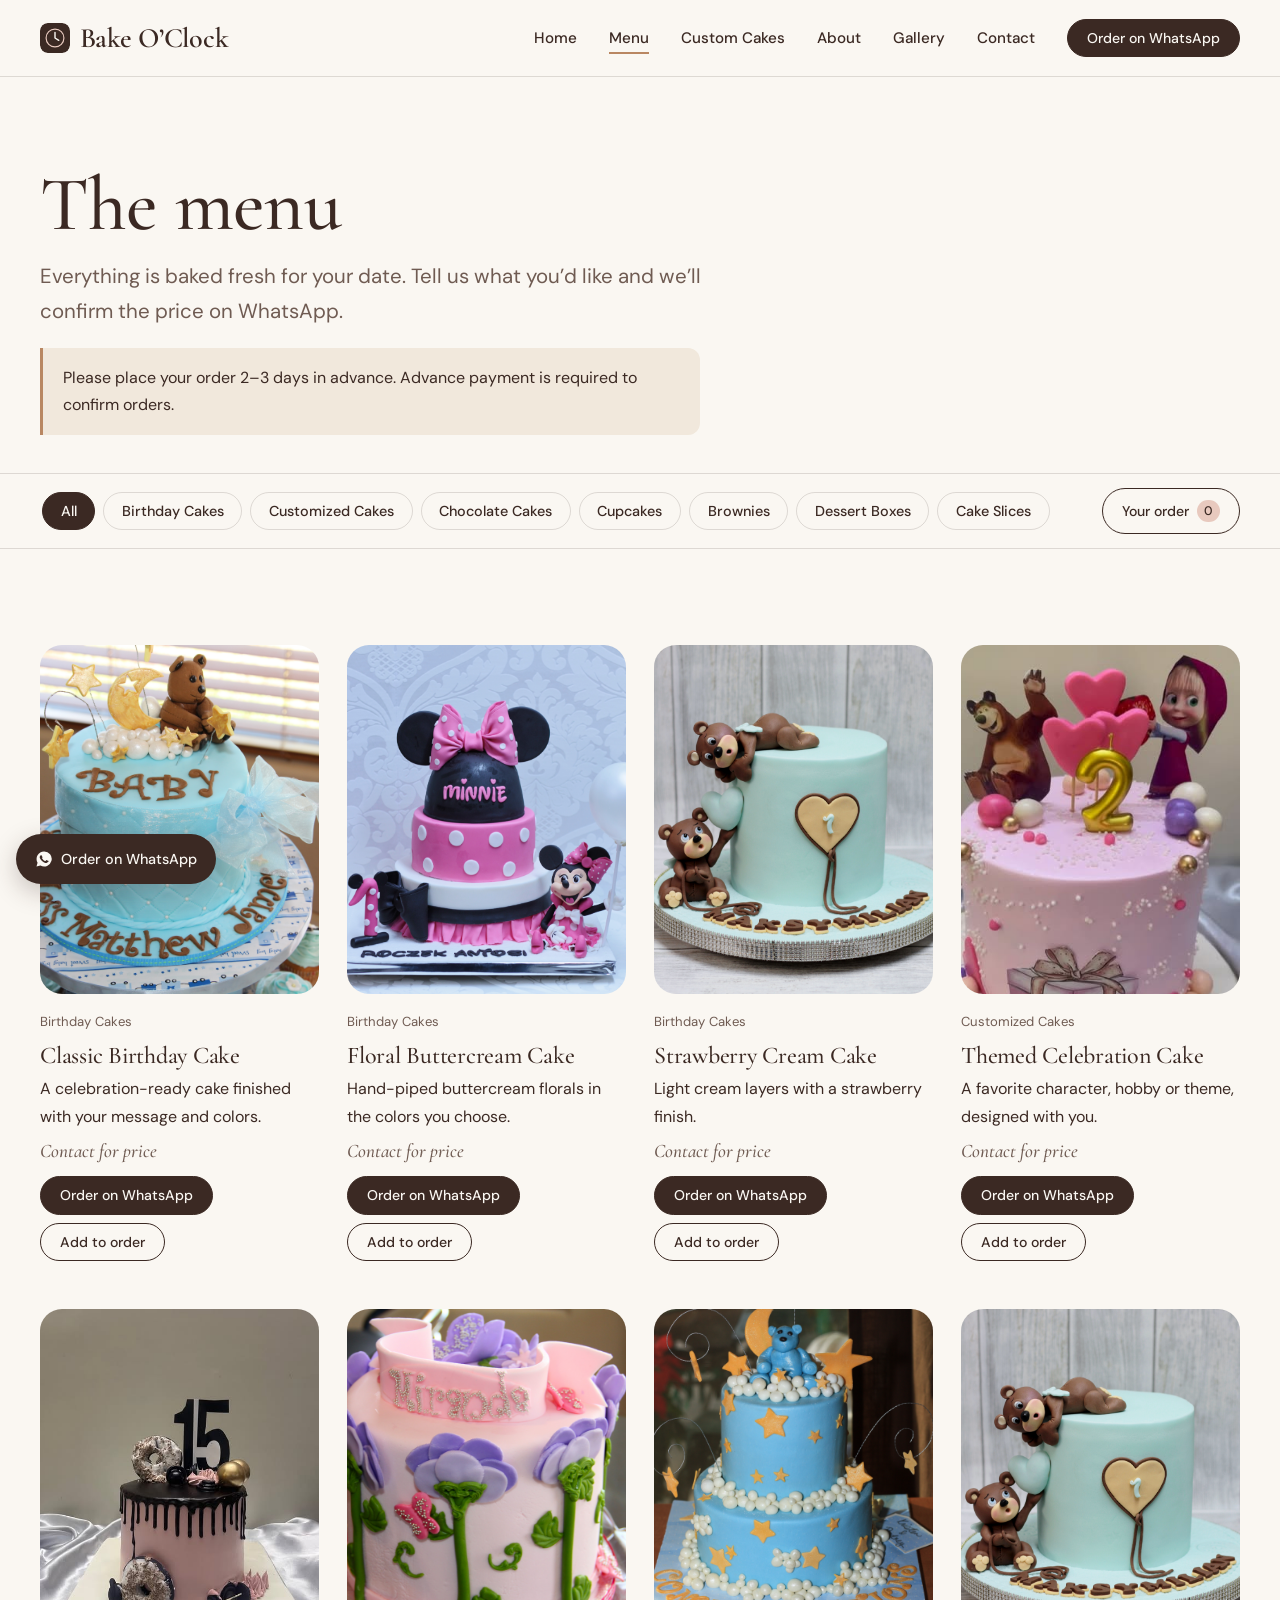
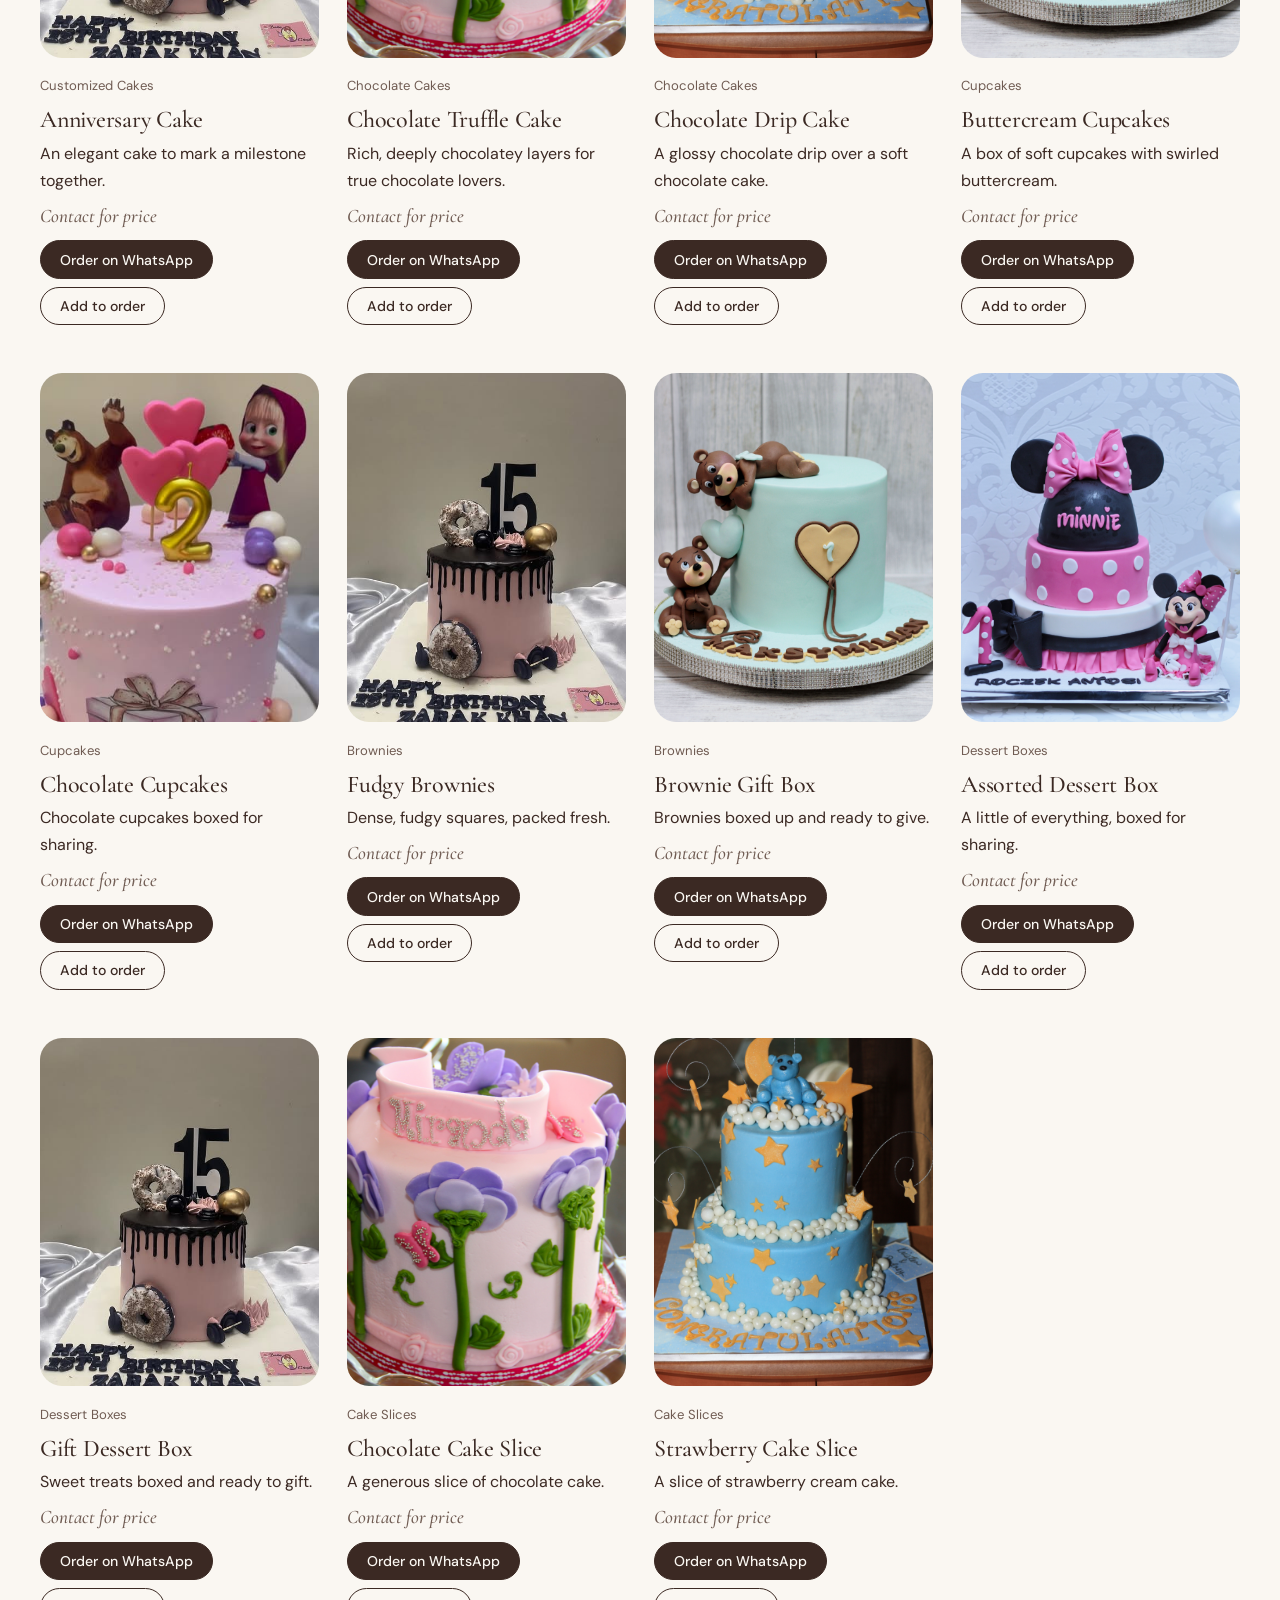
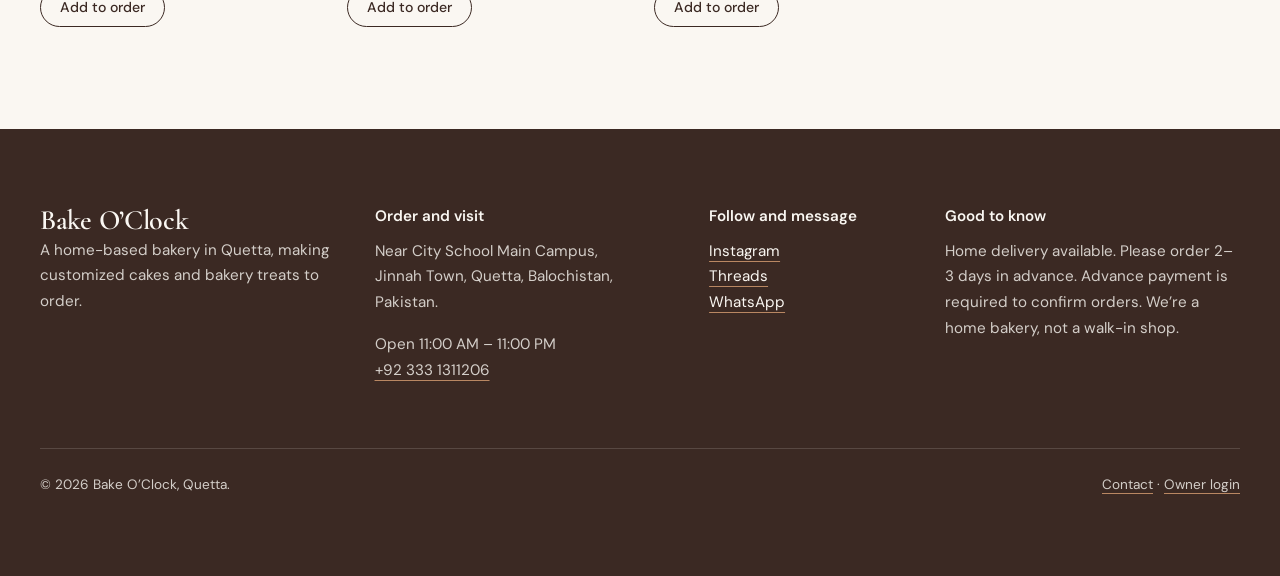
<file: menu.html>
<!doctype html>
<html lang="en">
  <head>
    <meta charset="utf-8" />
    <meta name="viewport" content="width=device-width,initial-scale=1" />
    <title>Menu | Bake O’Clock Quetta</title>
    <meta
      name="description"
      content="Browse birthday cakes, customized cakes, chocolate cakes, cupcakes, brownies, dessert boxes and cake slices from Bake O’Clock, Quetta. Order on WhatsApp."
    />
    <meta property="og:site_name" content="Bake O’Clock" />
    <meta property="og:type" content="website" />
    <meta property="og:title" content="Menu | Bake O’Clock Quetta" />
    <meta
      property="og:description"
      content="Browse birthday cakes, customized cakes, chocolate cakes, cupcakes, brownies, dessert boxes and cake slices from Bake O’Clock, Quetta. Order on WhatsApp."
    />
    <meta name="theme-color" content="#FAF7F2" />
    <link rel="icon" href="assets/icons/favicon.svg" type="image/svg+xml" />
    <link rel="preconnect" href="https://fonts.googleapis.com" />
    <link rel="preconnect" href="https://fonts.gstatic.com" crossorigin />
    <link
      href="https://fonts.googleapis.com/css2?family=Cormorant+Garamond:ital,wght@0,400;0,500;0,600;1,400;1,500&family=DM+Sans:wght@400;500;600&display=swap"
      rel="stylesheet"
    />
    <link rel="stylesheet" href="css/style.css" />
    <link rel="stylesheet" href="css/responsive.css" />
    <script>
      document.documentElement.classList.add("js");
    </script>
  </head>
  <body data-page="menu">
    <a class="skip" href="#main">Skip to content</a>
    <header class="site-header">
      <div class="wrap bar">
        <a class="logo" href="index.html" aria-label="Bake O’Clock, home"
          ><img
            src="assets/icons/favicon.svg"
            width="30"
            height="30"
            alt=""
          />Bake O’Clock</a
        >
        <nav id="nav" class="nav" aria-label="Main">
          <ul>
            <li><a href="index.html">Home</a></li>
            <li><a href="menu.html" aria-current="page">Menu</a></li>
            <li><a href="custom-cake.html">Custom Cakes</a></li>
            <li><a href="about.html">About</a></li>
            <li><a href="gallery.html">Gallery</a></li>
            <li><a href="contact.html">Contact</a></li>
            <li class="only-m">
              <a
                href="https://wa.me/923331311206"
                data-wa="Hello Bake O’Clock! I’d like to place an order."
                >Order on WhatsApp</a
              >
            </li>
          </ul>
        </nav>
        <a
          class="btn btn-primary btn-sm nav-cta"
          href="https://wa.me/923331311206"
          data-wa="Hello Bake O’Clock! I’d like to place an order."
          >Order on WhatsApp</a
        >
        <button
          class="burger"
          type="button"
          aria-expanded="false"
          aria-controls="nav"
          aria-label="Open menu"
        >
          <span></span><span></span>
        </button>
      </div>
    </header>
    <main id="main">
      <section class="page-hero">
        <div class="wrap">
          <h1>The menu</h1>
          <p class="lead">
            Everything is baked fresh for your date. Tell us what you’d like and
            we’ll confirm the price on WhatsApp.
          </p>
          <p class="notice">
            Please place your order 2–3 days in advance. Advance payment is
            required to confirm orders.
          </p>
        </div>
      </section>
      <div class="toolbar">
        <div class="wrap tb">
          <div
            id="filters"
            class="filters"
            role="group"
            aria-label="Filter the menu by category"
          ></div>
          <button
            id="basket-btn"
            class="btn btn-ghost btn-sm"
            type="button"
            aria-haspopup="dialog"
          >
            Your order <span id="basket-count" class="count">0</span>
          </button>
        </div>
      </div>
      <section class="section tight">
        <div class="wrap">
          <div id="grid" class="product-grid"></div>
          <noscript
            ><p class="notice">
              The menu needs JavaScript. You can still order by WhatsApp on +92
              333 1311206.
            </p></noscript
          >
        </div>
      </section>
    </main>
    <dialog id="basket" class="sheet" aria-labelledby="bt">
      <div class="sheet-head">
        <h2 id="bt">Your order</h2>
        <button
          class="icon-btn"
          id="basket-close"
          type="button"
          aria-label="Close"
        >
          ×
        </button>
      </div>
      <p id="basket-empty" class="muted">
        Nothing added yet. Choose “Add to order” on any item.
      </p>
      <ul id="basket-list" class="b-list"></ul>
      <form id="basket-form" class="b-form" novalidate hidden>
        <div class="fgrid">
          <div class="field full">
            <label for="b-name">Your name</label
            ><input
              id="b-name"
              name="b-name"
              type="text"
              required
              autocomplete="name"
              aria-describedby="b-name-err"
            /><span class="err" id="b-name-err"></span>
          </div>
          <div class="field full">
            <label for="b-whatsapp">WhatsApp number</label
            ><input
              id="b-whatsapp"
              name="b-whatsapp"
              type="tel"
              required
              data-v="phone"
              autocomplete="tel"
              inputmode="tel"
              placeholder="03XX XXXXXXX"
              aria-describedby="b-whatsapp-err"
            /><span class="err" id="b-whatsapp-err"></span>
          </div>
          <fieldset class="field full method">
            <legend>Delivery or pickup</legend>
            <div class="opts">
              <label
                ><input
                  type="radio"
                  name="b-method"
                  value="Home delivery"
                  required
                />
                Home delivery</label
              ><label
                ><input type="radio" name="b-method" value="Pickup" /> Pickup
                (arranged on WhatsApp)</label
              >
            </div>
            <span class="err" id="b-method-err"></span>
          </fieldset>
          <div class="field full addr" hidden>
            <label for="b-address">Delivery address</label
            ><textarea
              id="b-address"
              name="b-address"
              rows="2"
              aria-describedby="b-address-err"
            ></textarea
            ><span class="err" id="b-address-err"></span>
          </div>
          <div class="field">
            <label for="b-date">Required date</label
            ><input
              id="b-date"
              name="b-date"
              type="date"
              required
              data-v="date"
              data-min2
              aria-describedby="b-date-err"
            /><span class="err" id="b-date-err"></span>
          </div>
          <div class="field full">
            <label for="b-notes"
              >Notes <span class="opt">(optional)</span></label
            ><textarea
              id="b-notes"
              name="b-notes"
              rows="2"
              aria-describedby="b-notes-err"
            ></textarea
            ><span class="err" id="b-notes-err"></span>
          </div>
        </div>
        <p class="fine">
          Prices are confirmed on WhatsApp. Please order 2–3 days ahead. Advance
          payment is required to confirm.
        </p>
        <div class="actions">
          <button class="btn btn-primary" type="submit">
            Send order on WhatsApp</button
          ><button class="btn btn-ghost" type="button" id="basket-clear">
            Clear order
          </button>
        </div>
      </form>
      <div
        id="basket-status"
        class="status"
        role="status"
        tabindex="-1"
        hidden
      ></div>
    </dialog>

    <footer class="site-footer">
      <div class="wrap foot-grid">
        <div>
          <p class="logo">Bake O’Clock</p>
          <p>
            A home-based bakery in Quetta, making customized cakes and bakery
            treats to order.
          </p>
        </div>
        <div>
          <h3>Order and visit</h3>
          <p>
            Near City School Main Campus,<br />Jinnah Town, Quetta, Balochistan,
            Pakistan.
          </p>
          <p>
            Open 11:00 AM – 11:00 PM<br /><a href="tel:+923331311206"
              >+92 333 1311206</a
            >
          </p>
        </div>
        <div>
          <h3>Follow and message</h3>
          <ul class="plain">
            <li>
              <a
                href="https://instagram.com/bakeoclockqta"
                target="_blank"
                rel="noopener"
                >Instagram</a
              >
            </li>
            <li>
              <a
                href="https://www.threads.com/@bakeoclockqta"
                target="_blank"
                rel="noopener"
                >Threads</a
              >
            </li>
            <li>
              <a
                href="https://wa.me/923331311206"
                data-wa="Hello Bake O’Clock!"
                target="_blank"
                rel="noopener"
                >WhatsApp</a
              >
            </li>
          </ul>
        </div>
        <div>
          <h3>Good to know</h3>
          <p>
            Home delivery available. Please order 2–3 days in advance. Advance
            payment is required to confirm orders. We’re a home bakery, not a
            walk-in shop.
          </p>
        </div>
      </div>
      <div class="wrap foot-base">
        <p>© <span id="yr">2026</span> Bake O’Clock, Quetta.</p>
        <p><a href="contact.html">Contact</a> · <a href="admin.html" rel="nofollow">Owner login</a></p>
      </div>
    </footer>
    <a
      class="wa-float"
      href="https://wa.me/923331311206"
      data-wa="Hello Bake O’Clock! I’d like to place an order."
      target="_blank"
      rel="noopener"
      ><svg
        width="18"
        height="18"
        viewBox="0 0 24 24"
        fill="currentColor"
        aria-hidden="true"
      >
        <path
          d="M12 2a10 10 0 0 0-8.6 15L2 22l5.2-1.4A10 10 0 1 0 12 2zm5.2 14.1c-.2.6-1.300 1.200-1.800 1.200-.5.100-1 .200-3.300-.700-2.800-1.100-4.600-4-4.700-4.200-.1-.2-1.100-1.500-1.100-2.800s.7-2 1-2.300c.2-.3.500-.3.700-.3h.5c.2 0 .4 0 .6.500l.8 1.900c.1.200.1.400 0 .500l-.4.600c-.1.200-.3.300-.1.600.2.300.8 1.300 1.700 2.100 1.200 1 2.100 1.300 2.400 1.500.3.100.5.100.6-.1l.8-1c.2-.3.400-.2.700-.1l1.800.9c.3.100.5.200.5.300.1.200.1.800-.1 1.400z"
        /></svg
      >Order on WhatsApp</a
    >
    <button class="to-top" type="button" aria-label="Back to top" hidden>
      <svg
        width="18"
        height="18"
        viewBox="0 0 24 24"
        fill="none"
        stroke="currentColor"
        stroke-width="2"
        stroke-linecap="round"
        stroke-linejoin="round"
        aria-hidden="true"
      >
        <path d="M12 19V5M5 12l7-7 7 7" />
      </svg>
    </button>
    <script src="js/main.js" defer></script>
    <script src="js/orders.js" defer></script>
    <script src="js/menu.js" defer></script>
  </body>
</html>
</file>
<file: css/style.css>
/* Bake O'Clock — main styles. Colors and fonts live in :root. */
:root{--ivory:#FAF7F2;--cream:#F1E8DC;--choc:#3B2923;--caramel:#B98762;--blush:#E8C9BE;--white:#FFFFFF;
--muted:#6F5B52;--line:rgba(59,41,35,.15);--danger:#9B2C2C;
--serif:"Cormorant Garamond",Georgia,"Times New Roman",serif;
--sans:"DM Sans",system-ui,-apple-system,"Segoe UI",sans-serif;
--r:22px;--hh:76px;--ease:cubic-bezier(.2,.7,.2,1)}
*,*::before,*::after{box-sizing:border-box}
html{scroll-behavior:smooth;-webkit-text-size-adjust:100%}
body{margin:0;background:var(--ivory);color:var(--choc);font:400 1rem/1.7 var(--sans);-webkit-font-smoothing:antialiased}
body.nav-open,body.modal-open{overflow:hidden}
img{max-width:100%;display:block}
a{color:inherit}
p{margin:0 0 1rem}
h1,h2,h3{font-family:var(--serif);font-weight:500;line-height:1.08;margin:0 0 1rem;letter-spacing:-.01em}
h1{font-size:clamp(2.9rem,7.2vw,6.2rem);line-height:1}
h2{font-size:clamp(2.1rem,4.4vw,3.5rem)}
h3{font-size:1.6rem}
:focus-visible{outline:2px solid var(--choc);outline-offset:3px;border-radius:4px}
.dark :focus-visible,.site-footer :focus-visible{outline-color:var(--ivory)}
.wrap{width:min(100% - 2.5rem,1200px);margin-inline:auto}
.skip{position:absolute;left:-999px;top:0}
.skip:focus{left:1rem;top:1rem;z-index:100;background:var(--choc);color:var(--ivory);padding:.6rem 1rem;border-radius:8px}
.muted{color:var(--muted)}
.fine{font-size:.9rem;color:var(--muted)}
.plain{list-style:none;margin:0;padding:0}
.link{font-weight:500;text-decoration:underline;text-decoration-color:var(--caramel);text-decoration-thickness:2px;text-underline-offset:.35em;transition:text-decoration-color .2s}
.link:hover{text-decoration-color:var(--choc)}

/* Buttons */
.btn{display:inline-flex;align-items:center;justify-content:center;gap:.5rem;padding:.95rem 1.7rem;border-radius:999px;border:1px solid var(--choc);font:500 .95rem/1 var(--sans);text-decoration:none;cursor:pointer;transition:background .25s,color .25s,border-color .25s,transform .25s var(--ease)}
.btn:active{transform:scale(.98)}
.btn-sm{padding:.7rem 1.2rem;font-size:.88rem}
.btn-primary{background:var(--choc);color:var(--ivory)}
.btn-primary:hover{background:var(--caramel);border-color:var(--caramel);color:var(--choc)}
.btn-ghost{background:transparent;color:var(--choc)}
.btn-ghost:hover{background:var(--choc);color:var(--ivory)}
.btn-light{background:var(--ivory);color:var(--choc);border-color:var(--ivory)}
.btn-light:hover{background:var(--blush);border-color:var(--blush)}
.btn-ghost-light{background:transparent;color:var(--ivory);border-color:rgba(250,247,242,.6)}
.btn-ghost-light:hover{background:var(--ivory);color:var(--choc)}
.actions{display:flex;flex-wrap:wrap;gap:.75rem;margin:1.5rem 0}

/* Header */
.site-header{position:sticky;top:0;z-index:50;background:rgba(250,247,242,.97);border-bottom:1px solid var(--line)}
.bar{display:flex;align-items:center;gap:2rem;height:var(--hh)}
.logo{display:inline-flex;align-items:center;gap:.6rem;font:600 1.75rem/1 var(--serif);text-decoration:none;letter-spacing:-.01em;margin:0}
.logo img{border-radius:8px}
.nav{margin-left:auto}
.nav ul{display:flex;gap:2rem;list-style:none;margin:0;padding:0}
.nav a{position:relative;text-decoration:none;font-size:.95rem;font-weight:500;padding:.4rem 0}
.nav a::after{content:"";position:absolute;left:0;bottom:0;height:2px;width:100%;background:var(--caramel);transform:scaleX(0);transform-origin:left;transition:transform .35s var(--ease)}
.nav a:hover::after,.nav a[aria-current=page]::after{transform:scaleX(1)}
.only-m{display:none}
.burger{display:none;width:44px;height:44px;border:0;background:none;padding:0;cursor:pointer;margin-left:auto;position:relative}
.burger span{position:absolute;left:11px;right:11px;height:2px;background:var(--choc);transition:transform .3s var(--ease)}
.burger span:first-child{top:18px}.burger span:last-child{top:26px}
.burger[aria-expanded=true] span:first-child{transform:translateY(4px) rotate(45deg)}
.burger[aria-expanded=true] span:last-child{transform:translateY(-4px) rotate(-45deg)}

/* Sections */
.section{padding-block:clamp(4rem,9vw,8rem)}
.section.tight{padding-block:clamp(2rem,5vw,4rem) clamp(4rem,8vw,7rem)}
.cream{background:var(--cream)}
.dark{background:var(--choc);color:var(--ivory)}
.dark p{color:rgba(250,247,242,.8)}
.section-head{display:flex;justify-content:space-between;align-items:flex-end;gap:1.5rem;flex-wrap:wrap;margin-bottom:clamp(2rem,4vw,3.5rem)}
.section-head h2{margin:0;max-width:18ch}
.page-hero{padding-top:clamp(3rem,7vw,6rem);padding-bottom:clamp(1.5rem,3vw,2.5rem)}
.page-hero h1{font-size:clamp(2.6rem,6vw,5rem);max-width:16ch}
.lead{font-size:clamp(1.1rem,1.6vw,1.3rem);color:var(--muted);max-width:52ch}
.split{display:grid;grid-template-columns:1fr 1fr;gap:clamp(2rem,6vw,6rem);align-items:center}
.split.rev>:first-child{order:2}

/* Images */
.frame{position:relative;overflow:hidden;margin:0;border-radius:var(--r);background:var(--cream)}
.frame img{width:100%;height:100%;object-fit:cover;transition:transform .9s var(--ease)}
a:hover>.frame img,.m-item:hover img,.product:hover .frame img,.f-main:hover .frame img{transform:scale(1.04)}
.r-1{aspect-ratio:1}.r-45{aspect-ratio:4/5}.r-43{aspect-ratio:4/3}
.arch{aspect-ratio:3/4;border-radius:50% 50% var(--r) var(--r)/36% 36% var(--r) var(--r)}
.ph{position:absolute;inset:0;display:grid;place-content:center;justify-items:center;gap:.6rem;text-align:center;padding:1rem;background:var(--cream);color:var(--choc)}
.ph[data-tone="1"]{background:var(--blush)}.ph[data-tone="2"]{background:#E9D9C6}
.ph svg{opacity:.55}.ph small{font-size:.72rem;opacity:.6;word-break:break-all}

/* Hero */
.hero{padding-block:clamp(2.5rem,6vw,5rem) clamp(3rem,7vw,6rem)}
.hero-grid{display:grid;grid-template-columns:1.15fr .85fr;gap:clamp(2rem,5vw,5rem);align-items:center}
.hero-copy .lead{margin:1.5rem 0 0}
.hero-art{position:relative}
.hero-art .arch{width:100%;max-width:470px;margin-left:auto}
.hero-small{position:absolute;left:-8%;bottom:7%;width:42%;aspect-ratio:1;border:8px solid var(--ivory);border-radius:var(--r)}
@media (prefers-reduced-motion:no-preference){
.hero-copy>*{animation:rise .9s var(--ease) both}
.hero-copy>:nth-child(2){animation-delay:.12s}.hero-copy>:nth-child(3){animation-delay:.24s}.hero-copy>:nth-child(4){animation-delay:.36s}
.hero-art .arch{animation:unveil 1.3s var(--ease) both}
.hero-small{animation:rise 1s .6s var(--ease) both}}
@keyframes rise{from{opacity:0;transform:translateY(22px)}}
@keyframes unveil{from{clip-path:inset(100% 0 0 0)}to{clip-path:inset(0)}}

/* Home blocks */
.feature-grid{display:grid;grid-template-columns:1fr 1fr;grid-template-rows:repeat(3,auto);gap:2rem clamp(2rem,5vw,4.5rem)}
.f-main{grid-row:span 3}
.f-main h3{margin-top:1.25rem}
.f-row{display:grid;grid-template-columns:minmax(120px,210px) 1fr;gap:1.5rem;align-items:center;border-top:1px solid var(--line);padding-top:2rem}
.f-row h3,.f-main h3{margin-bottom:.4rem}
.promo h2{max-width:14ch}
.promo .arch{max-width:420px;margin-inline:auto}
.why{display:grid;grid-template-columns:repeat(4,1fr);gap:2rem}
.why>div,.steps>li{border-top:1px solid var(--line);padding-top:1.5rem}
.steps{display:grid;grid-template-columns:repeat(4,1fr);gap:2rem;list-style:none;margin:0;padding:0;counter-reset:s}
.steps li{counter-increment:s}
.steps h3::before{content:counter(s) ".";display:block;color:var(--caramel);font-size:1.2rem;margin-bottom:.3rem}
.ig-grid{display:grid;grid-template-columns:repeat(6,1fr);gap:.75rem}
.ig-grid .frame{border-radius:16px}
.quotes{display:grid;grid-template-columns:repeat(3,1fr);gap:2rem}
blockquote{margin:0;border-top:1px solid var(--line);padding-top:1.5rem}
blockquote p{font:italic 400 1.5rem/1.35 var(--serif)}
blockquote footer{font-size:.9rem;color:var(--muted)}
.placeholder{border:1px dashed var(--caramel);border-radius:var(--r);padding:1.5rem}
.tag{display:inline-block;margin:0;background:var(--blush);padding:.35rem .9rem;border-radius:999px;font-size:.85rem}
.band-in{display:flex;justify-content:space-between;align-items:center;gap:2rem;flex-wrap:wrap}
.band h2{max-width:16ch}
.row{display:grid;grid-template-columns:1fr 1fr;gap:clamp(2rem,6vw,6rem);align-items:center;margin-bottom:clamp(3rem,6vw,5rem)}
.row.flip>:first-child{order:2}
.row h3{font-size:clamp(1.9rem,3vw,2.6rem)}

/* Footer */
.site-footer{background:var(--choc);color:var(--ivory);padding-top:clamp(3rem,6vw,5rem);font-size:.95rem}
.site-footer p{color:rgba(250,247,242,.8)}
.site-footer .logo{color:var(--ivory)}
.site-footer h3{font:600 .95rem var(--sans);margin-bottom:.8rem;letter-spacing:0}
.foot-grid{display:grid;grid-template-columns:1.2fr 1.2fr .8fr 1.2fr;gap:2.5rem}
.site-footer a{text-decoration-color:var(--caramel);text-underline-offset:.3em}
.foot-base{display:flex;justify-content:space-between;border-top:1px solid rgba(250,247,242,.15);margin-top:3rem;padding-block:1.5rem 5rem;font-size:.85rem}
.foot-base p{margin:0}
.wa-float{position:fixed;left:1rem;bottom:1rem;z-index:40;display:inline-flex;align-items:center;gap:.5rem;background:var(--choc);color:var(--ivory);padding:.8rem 1.2rem;border-radius:999px;font-size:.9rem;font-weight:500;text-decoration:none;box-shadow:0 8px 24px rgba(59,41,35,.25);transition:background .25s,color .25s}
.wa-float:hover{background:var(--caramel);color:var(--choc)}
.to-top{position:fixed;right:1rem;bottom:1rem;z-index:40;width:48px;height:48px;border-radius:50%;border:1px solid var(--choc);background:var(--ivory);color:var(--choc);display:grid;place-items:center;cursor:pointer;transition:background .25s,color .25s}
.to-top:hover{background:var(--choc);color:var(--ivory)}
.to-top[hidden]{display:none}

/* Menu */
.toolbar{position:sticky;top:var(--hh);z-index:30;background:var(--ivory);border-block:1px solid var(--line)}
.tb{display:flex;align-items:center;gap:1rem;padding-block:.85rem}
.filters{display:flex;gap:.5rem;overflow-x:auto;flex:1;scrollbar-width:none;padding:2px}
.filters::-webkit-scrollbar{display:none}
.chip{flex:none;padding:.55rem 1.1rem;border:1px solid var(--line);border-radius:999px;background:transparent;color:var(--choc);font:500 .9rem var(--sans);cursor:pointer;transition:background .2s,color .2s}
.chip:hover{border-color:var(--choc)}
.chip[aria-pressed=true]{background:var(--choc);color:var(--ivory);border-color:var(--choc)}
.count{display:inline-grid;place-items:center;min-width:1.4rem;height:1.4rem;border-radius:999px;background:var(--blush);font-size:.78rem;padding-inline:.3rem}
.product-grid{display:grid;grid-template-columns:repeat(auto-fill,minmax(250px,1fr));gap:3rem 1.75rem;padding-top:2rem}
.product h3{font-size:1.5rem;margin:.1rem 0 .4rem}
.p-body{padding-top:1.1rem}
.p-cat{font-size:.82rem;color:var(--muted);margin:0}
.product p{margin-bottom:.6rem}
.price{font:italic 500 1.2rem var(--serif);color:var(--choc)}
.price.empty{color:var(--muted)}
.p-actions{display:flex;flex-wrap:wrap;gap:.5rem;margin-top:.8rem}

/* Forms */
.notice{background:var(--cream);border-left:3px solid var(--caramel);padding:1rem 1.25rem;border-radius:0 12px 12px 0;margin:1.2rem 0 0;max-width:60ch}
.cream .notice{background:var(--ivory)}
.fgrid{display:grid;grid-template-columns:1fr 1fr;gap:1.25rem;margin-bottom:1.5rem}
.field{display:grid;gap:.4rem;align-content:start;border:0;padding:0;margin:0;min-width:0}
.field.full{grid-column:1/-1}
label,legend{font-weight:500;font-size:.92rem;padding:0}
.opt{font-weight:400;color:var(--muted)}
input[type=text],input[type=tel],input[type=url],input[type=date],select,textarea{width:100%;padding:.85rem 1rem;border:1px solid var(--line);border-radius:12px;background:var(--white);color:var(--choc);font:inherit}
input:focus,select:focus,textarea:focus{outline:none;border-color:var(--choc);box-shadow:0 0 0 3px rgba(185,135,98,.35)}
textarea{resize:vertical}
[aria-invalid=true]{border-color:var(--danger)!important}
.err{color:var(--danger);font-size:.85rem}
.err:empty{display:none}
.opts{display:flex;flex-wrap:wrap;gap:.6rem}
.opts label,.check{display:flex;gap:.6rem;align-items:center;font-weight:400}
.opts label{border:1px solid var(--line);background:var(--white);padding:.7rem 1rem;border-radius:12px;cursor:pointer}
.check{align-items:flex-start;line-height:1.5}
input[type=radio],input[type=checkbox]{accent-color:var(--choc);width:1.05rem;height:1.05rem;margin-top:.15rem}
.status{margin-top:1.5rem;padding:1.25rem 1.4rem;background:var(--cream);border-radius:16px}
.status pre{white-space:pre-wrap;font:inherit;font-size:.9rem;background:var(--white);padding:1rem;border-radius:12px;margin:.8rem 0}
.cc-layout{display:grid;grid-template-columns:minmax(0,1.6fr) minmax(0,1fr);gap:clamp(2rem,6vw,5rem);align-items:start}
.cc-aside{position:sticky;top:calc(var(--hh) + 1.5rem)}
.mini-steps{padding-left:1.2rem;margin:0}.mini-steps li{margin-bottom:.6rem}
.cc-aside h3{margin-top:2rem}

/* Contact */
.contact-grid{display:grid;grid-template-columns:1fr 1fr;gap:clamp(2rem,6vw,5rem);align-items:start}
.details{margin:0}
.details>div{border-top:1px solid var(--line);padding:1rem 0}
.details dt{font-size:.85rem;color:var(--muted)}
.details dd{margin:0;font:500 1.35rem/1.35 var(--serif)}
.map iframe{width:100%;aspect-ratio:4/3;border:0;border-radius:var(--r);margin-bottom:1rem;background:var(--cream)}

/* Gallery */
.masonry{columns:3;column-gap:1rem}
.m-item{display:block;width:100%;margin:0 0 1rem;padding:0;border:0;background:none;cursor:zoom-in;break-inside:avoid}
.lb{border:0;padding:0;background:transparent;width:100vw;height:100vh;max-width:none;max-height:none;color:var(--ivory)}
.lb[open]{display:flex;align-items:center;justify-content:center;gap:1rem;animation:fade .3s var(--ease)}
.lb::backdrop{background:rgba(30,18,14,.93)}
.lb-body{text-align:center;min-width:0}
.lb-stage{position:relative;width:min(80vw,880px);aspect-ratio:4/3;max-height:78vh;margin-inline:auto}
.lb-stage img{width:100%;height:100%;object-fit:contain;border-radius:var(--r)}
.lb-stage .ph{border-radius:var(--r)}
.lb-cap{margin:1rem 0 0;font-size:.9rem;color:rgba(250,247,242,.8)}
.lb-btn{width:48px;height:48px;border-radius:50%;border:1px solid rgba(250,247,242,.4);background:transparent;color:var(--ivory);font-size:1.8rem;line-height:1;cursor:pointer;flex:none;transition:background .2s,color .2s}
.lb-btn:hover{background:var(--ivory);color:var(--choc)}
.lb-close{position:absolute;top:1rem;right:1rem}
@keyframes fade{from{opacity:0}}

/* Basket dialog */
.sheet{border:0;border-radius:24px;width:min(560px,calc(100% - 2rem));max-height:calc(100vh - 2rem);padding:1.75rem;background:var(--ivory);color:var(--choc)}
.sheet::backdrop{background:rgba(59,41,35,.55)}
.sheet-head{display:flex;justify-content:space-between;align-items:center}
.sheet-head h2{font-size:2rem;margin:0}
.icon-btn{width:40px;height:40px;border-radius:50%;border:1px solid var(--line);background:none;font-size:1.5rem;line-height:1;cursor:pointer;color:var(--choc)}
.b-list{list-style:none;margin:1rem 0;padding:0}
.b-list li{display:flex;justify-content:space-between;align-items:center;gap:1rem;padding:.8rem 0;border-bottom:1px solid var(--line)}
.qty{display:inline-flex;align-items:center;gap:.6rem}
.qty button{width:32px;height:32px;border-radius:50%;border:1px solid var(--line);background:var(--white);cursor:pointer;color:var(--choc)}
.qty output{min-width:1.2rem;text-align:center}

/* Motion: reveal on scroll (only when JS is on) */
.js .reveal{opacity:0;transform:translateY(18px);transition:opacity .8s var(--ease),transform .8s var(--ease)}
.js .reveal.in{opacity:1;transform:none}
@media (prefers-reduced-motion:reduce){html{scroll-behavior:auto}*,*::before,*::after{animation:none!important;transition:none!important}.js .reveal{opacity:1;transform:none}}
</file>
<file: css/admin.css>
/* Bake O'Clock — admin panel. Reuses tokens and form styles from style.css */
.adm{min-height:100vh;background:var(--ivory)}
.login{min-height:100vh;display:grid;place-items:center;padding:1.25rem}
.card{width:min(420px,100%);background:var(--white);border:1px solid var(--line);border-radius:var(--r);padding:2rem;display:grid;gap:1rem}
.card h1{font-size:2.4rem;margin:0}
.linkbtn{background:none;border:0;padding:0;color:var(--muted);font:inherit;font-size:.88rem;text-decoration:underline;cursor:pointer;justify-self:start}
.a-head{position:sticky;top:0;z-index:20;background:rgba(250,247,242,.97);border-bottom:1px solid var(--line)}
.a-bar{display:flex;align-items:center;justify-content:space-between;gap:1rem;flex-wrap:wrap;padding-block:.8rem}
.a-bar .logo{font-size:1.5rem}
.a-tools{display:flex;gap:.5rem;flex-wrap:wrap}
.a-main{padding-block:1.75rem 4rem}
.stats{display:grid;grid-template-columns:repeat(auto-fit,minmax(150px,1fr));gap:.9rem}
.stat{background:var(--white);border:1px solid var(--line);border-radius:16px;padding:1rem 1.2rem}
.stat b{display:block;font:500 2.2rem/1 var(--serif)}
.stat span{font-size:.85rem;color:var(--muted)}
.stat.hot{background:var(--blush);border-color:transparent}
.a-filter{display:grid;gap:.8rem;margin:1.5rem 0 1rem}
input[type=search],input[type=number],input[type=password]{width:100%;padding:.85rem 1rem;border:1px solid var(--line);border-radius:12px;background:var(--white);color:var(--choc);font:inherit}
input[type=search]:focus,input[type=number]:focus,input[type=password]:focus{outline:none;border-color:var(--choc);box-shadow:0 0 0 3px rgba(185,135,98,.35)}
.filters{flex-wrap:wrap}
.o-list{display:grid;gap:.7rem}
.o{display:grid;grid-template-columns:auto 1fr auto;gap:.4rem 1rem;align-items:center;width:100%;text-align:left;background:var(--white);border:1px solid var(--line);border-radius:16px;padding:1rem 1.2rem;font:inherit;color:inherit;cursor:pointer;transition:border-color .2s}
.o:hover{border-color:var(--choc)}
.o.is-new{border-left:4px solid var(--caramel)}
.o .id{font-size:.8rem;color:var(--muted)}
.o h3{font:600 1.1rem var(--sans);margin:0}
.o p{margin:0;font-size:.9rem;color:var(--muted)}
.o .due{font-size:.88rem;text-align:right}
.badge{display:inline-block;padding:.2rem .7rem;border-radius:999px;font-size:.78rem;font-weight:500;background:var(--cream)}
.badge.new{background:var(--caramel);color:var(--white)}
.badge.ready,.badge.delivered{background:#DCE9D5}
.badge.cancelled{background:#EBD3D3;color:var(--danger)}
.warn{color:var(--danger);font-weight:500}
.empty{text-align:center;padding:3rem 1rem;color:var(--muted);background:var(--white);border:1px dashed var(--line);border-radius:16px}
.sheet.wide{width:min(680px,calc(100% - 2rem))}
.d-grid{display:grid;grid-template-columns:1fr 1fr;gap:.2rem 1.5rem;margin:1rem 0}
.d-grid dt{font-size:.8rem;color:var(--muted);margin-top:.6rem}
.d-grid dd{margin:0}
.d-grid .full{grid-column:1/-1}
.d-edit{border-top:1px solid var(--line);padding-top:1rem;margin-top:1rem}
select{width:100%;padding:.85rem 1rem;border:1px solid var(--line);border-radius:12px;background:var(--white);font:inherit;color:var(--choc)}
.danger{color:var(--danger);border-color:var(--danger)}
.toast{position:fixed;left:50%;bottom:1.5rem;transform:translateX(-50%);background:var(--choc);color:var(--ivory);padding:.8rem 1.3rem;border-radius:999px;z-index:200;font-size:.92rem;max-width:calc(100% - 2rem)}
@media (max-width:640px){.o{grid-template-columns:1fr auto}.o .due{grid-column:1/-1;text-align:left}.d-grid{grid-template-columns:1fr}.a-tools .btn{width:auto}}
</file>
<file: css/responsive.css>
/* Bake O'Clock — responsive rules */
@media (max-width:1024px){
.why,.steps{grid-template-columns:repeat(2,1fr)}
.foot-grid{grid-template-columns:1fr 1fr}
.masonry{columns:2}
.cc-layout{grid-template-columns:1fr}
.cc-aside{position:static}
.ig-grid{grid-template-columns:repeat(3,1fr)}
.quotes{grid-template-columns:1fr}
}
@media (max-width:900px){
:root{--hh:68px}
.burger{display:block}
.nav-cta{display:none}
.nav{position:fixed;inset:var(--hh) 0 0 0;margin:0;padding:2rem 1.5rem;background:var(--ivory);opacity:0;visibility:hidden;transform:translateY(-8px);transition:opacity .3s,transform .3s var(--ease),visibility .3s;overflow-y:auto}
body.nav-open .nav{opacity:1;visibility:visible;transform:none}
.nav ul{flex-direction:column;gap:.5rem}
.nav a{font:500 2.1rem/1.3 var(--serif);display:inline-block}
.only-m{display:list-item;margin-top:1.5rem}
.only-m a{font:500 1rem var(--sans);background:var(--choc);color:var(--ivory);padding:1rem 1.6rem;border-radius:999px}
.only-m a::after{display:none}
.hero-grid,.split,.row,.contact-grid{grid-template-columns:1fr}
.split.rev>:first-child,.row.flip>:first-child{order:0}
.hero-art{max-width:440px;margin:1.5rem auto 0}
.hero-art .arch{margin-inline:auto}
.hero-small{left:-4%}
.feature-grid{grid-template-columns:1fr}
.f-main{grid-row:auto}
.promo .arch{max-width:360px}
.page-hero h1{max-width:none}
}
@media (max-width:700px){
.fgrid{grid-template-columns:1fr}
.field{grid-column:1/-1}
.foot-grid{grid-template-columns:1fr}
.foot-base{flex-direction:column;gap:.4rem}
.why,.steps{grid-template-columns:1fr;gap:1.5rem}
.ig-grid{grid-template-columns:repeat(2,1fr)}
.f-row{grid-template-columns:110px 1fr;gap:1rem}
.tb{flex-wrap:wrap}
.filters{flex-basis:100%}
.lb[open]{flex-wrap:wrap;align-content:center}
.lb-stage{width:92vw}
.lb-prev,.lb-next{order:2}
.lb-body{order:1;flex-basis:100%}
.lb-close{top:.75rem;right:.75rem}
}
@media (max-width:480px){
.masonry{columns:1}
.btn{width:100%}
.actions .btn,.p-actions .btn{width:auto;flex:1 1 auto}
.wa-float{font-size:.85rem;padding:.7rem 1rem}
.sheet{padding:1.25rem}
}
</file>
